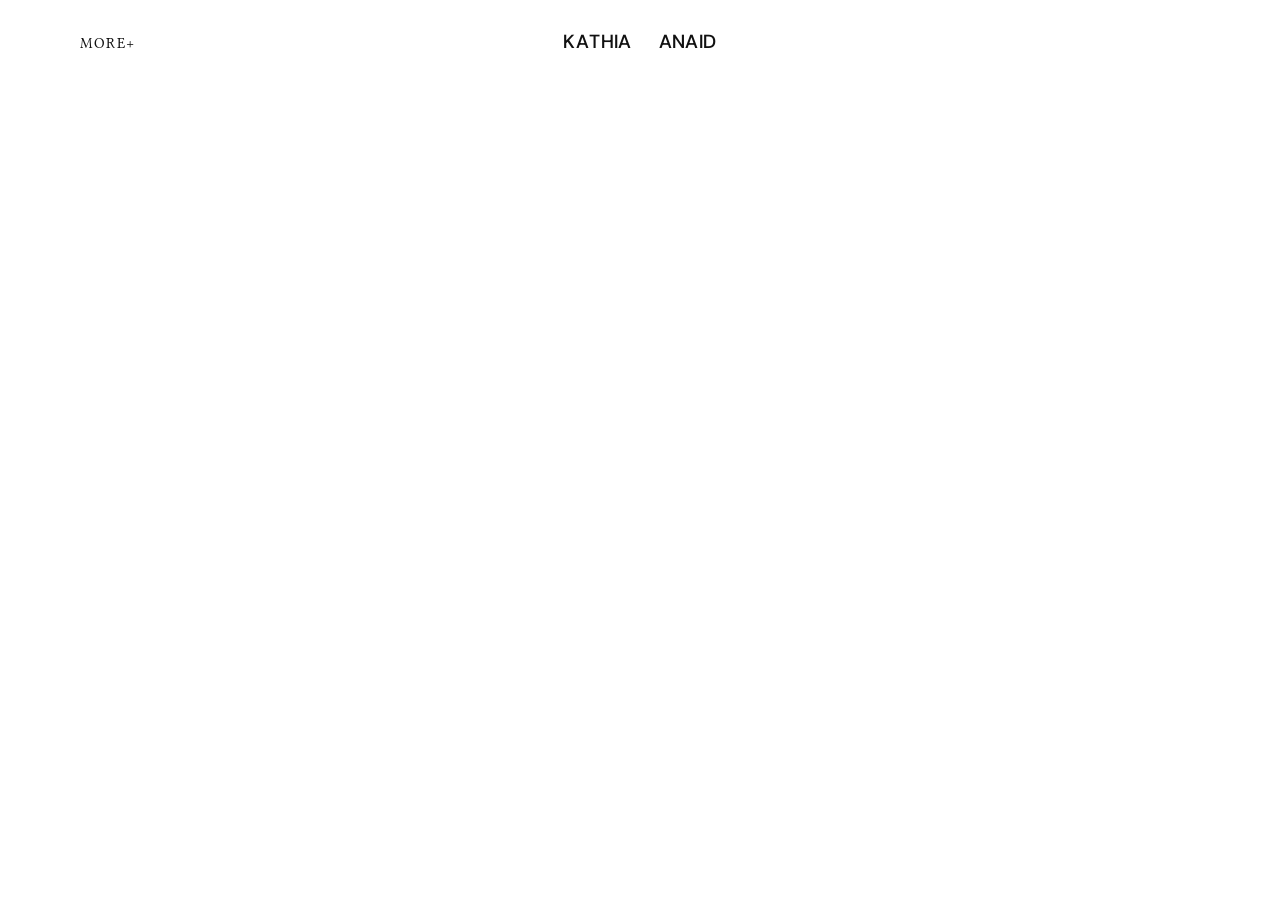
<file: index.html>
<!doctype html>
<html lang="en">
<head>
  <meta charset="utf-8" />
  <meta name="viewport" content="width=device-width, initial-scale=1" />
  <title>Kathia Anaid — Portfolio</title>
  <meta name="description" content="Kathia Anaid — Product Designer" />
  <link rel="preconnect" href="https://fonts.googleapis.com" />
  <link rel="preconnect" href="https://fonts.gstatic.com" crossorigin />
  <link href="https://fonts.googleapis.com/css2?family=Libertinus+Serif:ital@0;1&family=Host+Grotesk:wght@500&display=swap" rel="stylesheet" />
  <style>
    /* ---------- Reset ---------- */
    *, *::before, *::after { box-sizing: border-box; }
    html, body { margin: 0; padding: 0; }
    img, svg { display: block; max-width: 100%; }
    a { color: inherit; text-decoration: none; }
    button { font: inherit; background: none; border: none; cursor: pointer; padding: 0; color: inherit; }

    /* ---------- Tokens (from Figma PORT_26) ---------- */
    :root {
      --bg: #ffffff;
      --ink: #111111;
      --soft: #343333;    /* active toggle */
      --gray: #797979;    /* inactive toggle */
      --line: #111111;
      --serif: "Libertinus Serif", "Times New Roman", Georgia, serif;
      --helv: "Helvetica Neue", "Host Grotesk", Arial, sans-serif;
      --grot: "Host Grotesk", "Helvetica Neue", Arial, sans-serif;
      --pad: clamp(24px, 6.25vw, 120px);   /* 120px @1920 */
    }

    body {
      background: var(--bg);
      color: var(--ink);
      font-family: var(--serif);
      font-size: 15px;
      line-height: 1.6;
      min-height: 100vh;
      display: flex;
      flex-direction: column;
      -webkit-font-smoothing: antialiased;
      -moz-osx-font-smoothing: grayscale;
    }

    /* ---------- Header ---------- */
    .site-header {
      display: grid;
      grid-template-columns: 1fr auto 1fr;
      align-items: baseline;
      padding: clamp(24px, 2.1vw, 40px) var(--pad) 0;
    }
    .corner {
      font-family: var(--serif);
      font-size: clamp(15px, 1.15vw, 22px);
      letter-spacing: 0.08em;
      white-space: nowrap;
    }
    .corner:hover { font-style: italic; }
    .corner--right { justify-self: end; }

    .wordmark {
      display: flex;
      align-items: center;
      gap: clamp(20px, 2.1vw, 40px);
      font-size: clamp(19px, 1.46vw, 28px);
      letter-spacing: 0.02em;
      margin: 0;
      font-weight: 500;
      justify-self: center;
    }
    .wordmark .kathia { font-family: var(--helv); }
    .wordmark .anaid  { font-family: var(--grot); }

    /* Entry microinteraction — letters scroll up into place */
    .wordmark .kathia, .wordmark .anaid {
      display: inline-flex;
      overflow: hidden;
      padding-bottom: 0.08em; /* keep descender room while clipping */
    }
    .wordmark .ltr {
      display: inline-block;
      transform: translateY(115%);
      animation: letterRise .9s cubic-bezier(.22,.61,.36,1) forwards;
      animation-delay: calc(var(--i) * 110ms + 400ms);
    }
    /* The A's are already in place — the other letters rise to meet them */
    .wordmark .ltr--anchor {
      transform: none;
      animation: none;
    }
    @keyframes letterRise {
      to { transform: translateY(0); }
    }

    /* Intro: first ~3s only the wordmark is on screen */
    .view-toggle, .work-grid, .work-list, .site-footer {
      opacity: 1;
      transition: opacity .9s ease;
    }
    body.intro .view-toggle,
    body.intro .work-grid,
    body.intro .work-list,
    body.intro .site-footer { opacity: 0; pointer-events: none; }

    @media (prefers-reduced-motion: reduce) {
      .wordmark .ltr { transform: none; animation: none; }
    }

    /* ---------- View toggle ---------- */
    .view-toggle {
      display: flex;
      align-items: center;
      justify-content: center;
      gap: 26px;
      margin: clamp(56px, 8vh, 118px) auto clamp(28px, 3.4vw, 45px);
    }
    .view-toggle button {
      color: var(--gray);
      transition: color .25s ease;
      line-height: 1;
      display: inline-flex;
      align-items: center;
    }
    .view-toggle button[aria-pressed="true"] { color: var(--soft); }
    .view-toggle button:hover { color: var(--soft); }
    .view-toggle svg { width: 20px; height: 20px; stroke: currentColor; stroke-width: 2; }
    .view-toggle .t-btn {
      font-family: var(--serif);
      font-style: italic;
      font-size: 22px;
      letter-spacing: 0.08em;
    }

    /* ---------- Grid view ---------- */
    .work-grid {
      display: grid;
      grid-template-columns: repeat(4, 1fr);
      column-gap: clamp(20px, 4.74vw, 91px);
      row-gap: clamp(28px, 4.17vw, 80px);
      padding: 0 var(--pad);
    }
    .tile {
      position: relative;
      aspect-ratio: 352 / 221;
      background: #d9d9d9;
      overflow: hidden;
      outline: none;
    }
.tile img {
  position: absolute; inset: 0;
  width: 100%; height: 100%;
  object-fit: cover;
  transition: transform .8s cubic-bezier(.22,.61,.36,1), filter .35s ease, opacity .35s ease;
}
.tile:hover img, .tile:focus-visible img {
  transform: scale(1.05);
  filter: blur(8px);
  opacity: 0.65;
}
    
  .tile-overlay {
  position: absolute; inset: 0;
  display: flex;
  flex-direction: column;
  justify-content: flex-end;
  gap: 4px;
  padding: clamp(14px, 1.6vw, 22px);
  color: #fff;
  background: linear-gradient(to top, rgba(0,0,0,.62), rgba(0,0,0,.08) 62%, rgba(0,0,0,0) 100%);
  opacity: 0;
  transition: opacity .3s ease;
  text-align: left;
}
.tile--empty .tile-overlay { color: var(--soft); background: none; }
.tile:hover .tile-overlay, .tile:focus-visible .tile-overlay { opacity: 1; }
.tile:not(.tile--ready) { cursor: default; }

.tile-role {
  font-family: var(--helv);
  font-weight: 500;
  font-size: clamp(10px, 0.68vw, 12px);
  letter-spacing: 0.1em;
  text-transform: uppercase;
  opacity: .9;
}
.tile-cta, .tile-soon {
  font-family: var(--serif);
  font-size: clamp(10px, 0.72vw, 12px);
  letter-spacing: 0.1em;
  margin-top: 4px;
}
.tile-cta { border-bottom: 1px solid rgba(255,255,255,.85); width: fit-content; }
.tile:hover .tile-cta, .tile:focus-visible .tile-cta { font-style: italic; }
.tile-soon { font-style: italic; opacity: .75; }

    

    /* ---------- List view ---------- */
    .work-list { padding: 0 var(--pad); display: none; }
    .list-head, .row {
      display: grid;
      grid-template-columns: 12.3% 22.7% 20.6% 1fr;
      align-items: center;
    }
    .list-head span {
      font-family: var(--helv);
      font-weight: 500;
      font-size: clamp(12px, 0.84vw, 16px);
      letter-spacing: 0.08em;
      padding: 0 0 20px 8px;
    }
    .row {
      font-size: clamp(12px, 0.73vw, 14px);
      letter-spacing: 0.08em;
      border-bottom: 1px solid var(--line);
      padding: 23px 0 23px 8px;
      cursor: pointer;
      width: 100%;
      text-align: left;
      transition: background .2s ease;
    }
    .row:hover, .row:focus-visible { background: #f6f6f4; }
    .row:focus-visible { outline: none; }

    /* ---------- Footer ---------- */
    .site-footer {
      margin-top: auto;
      padding: clamp(64px, 9vh, 120px) var(--pad) clamp(28px, 3vw, 48px);
      display: flex;
      flex-direction: column;
      align-items: center;
      gap: 15px;
      text-align: center;
    }
    .site-footer .city {
      font-family: var(--helv);
      font-weight: 500;
      font-size: clamp(16px, 1.15vw, 22px);
      letter-spacing: 0.08em;
    }
    .site-footer .links {
      display: flex;
      gap: clamp(40px, 4.2vw, 80px);
      font-family: var(--serif);
      font-size: clamp(16px, 1.15vw, 22px);
      letter-spacing: 0.08em;
    }
    .site-footer .links a:hover { font-style: italic; }



    /* Gallery arrows */
    .modal-arrow {
      position: absolute;
      top: 50%;
      transform: translateY(-50%);
      z-index: 3;
      width: 44px; height: 44px;
      display: flex;
      align-items: center;
      justify-content: center;
      font-family: var(--serif);
      font-size: 30px;
      line-height: 1;
      color: #fff;
      background: rgba(17,17,17,.35);
      backdrop-filter: blur(4px);
      transition: background .2s ease;
    }
    .modal-arrow:hover { background: rgba(17,17,17,.6); }
    .modal-arrow--prev { left: 0; }
    .modal-arrow--next { right: 0; }
    .modal-arrow[hidden] { display: none; }
    .modal-count {
      position: absolute;
      right: 12px; bottom: 10px;
      z-index: 3;
      font-family: var(--serif);
      font-size: 12px;
      letter-spacing: 0.12em;
      color: #fff;
      text-shadow: 0 1px 4px rgba(0,0,0,.5);
    }
    .modal-count[hidden] { display: none; }
    .modal-body { padding: clamp(32px, 5vw, 72px) clamp(28px, 4.5vw, 64px); }
    .modal-meta {
      font-family: var(--helv);
      font-weight: 500;
      font-size: 11px;
      letter-spacing: 0.14em;
      text-transform: uppercase;
      color: var(--gray);
      margin: 0 0 14px;
    }
    .modal-title {
      font-family: var(--serif);
      font-weight: 400;
      font-size: clamp(18px, 1.35vw, 22px);
      letter-spacing: 0.04em;
      margin: 0 0 18px;
      line-height: 1.15;
    }
    .modal-text {
      font-family: var(--serif);
      font-size: 15px;
      line-height: 1.7;
      letter-spacing: 0.03em;
      margin: 0 0 26px;
    }
    .modal-text a { border-bottom: 1px solid currentColor; }
    .modal-link {
      font-family: var(--serif);
      font-size: 13px;
      letter-spacing: 0.12em;
      border-bottom: 1px solid var(--ink);
      padding-bottom: 2px;
    }
    .modal-link:hover { font-style: italic; }
    .modal-soon {
      font-family: var(--serif);
      font-style: italic;
      font-size: 14px;
      letter-spacing: 0.1em;
      color: var(--gray);
    }
    .modal-close {
      position: absolute;
      top: 12px; right: 16px;
      font-family: var(--serif);
      font-size: 24px;
      line-height: 1;
      color: var(--ink);
      z-index: 2;
    }
    .modal-close:hover { font-style: italic; }

    ::selection { background: #e9e9e6; }
    @media (prefers-reduced-motion: reduce) {
      * { transition: none !important; animation: none !important; }
    }

    /* ---------- Responsive ---------- */
    @media (max-width: 900px) {
      .work-grid { grid-template-columns: repeat(2, 1fr); }
      .modal-card { grid-template-columns: 1fr; }
      .modal-media { min-height: 220px; }
    }
    @media (max-width: 820px) {
      .list-head { grid-template-columns: 64px 1fr; }
      .list-head .h-role, .list-head .h-scope { display: none; }
      .row { grid-template-columns: 64px 1fr; row-gap: 6px; }
      .row .c-role { grid-column: 2; color: var(--gray); }
      .row .c-scope { display: none; }
    }
    @media (max-width: 540px) {
      .site-header { grid-template-columns: 1fr; justify-items: center; row-gap: 12px; }
      .corner--right { justify-self: center; }
      .work-grid { grid-template-columns: 1fr; }
      .site-footer .links { gap: 32px; }
    }

/* ---------- ABOUT overlay (swings in from top-left) ---------- */
.more-overlay {
  position: fixed;
  top: 0; left: 0;
  width: 170%; height: 170%;
  background: #111;
  color: #fff;
  z-index: 80;
  transform: rotate(-90deg);
  transform-origin: 0 0;
  transition: transform .9s cubic-bezier(.77, 0, .18, 1);
  overflow: hidden;
  pointer-events: none;
}
body.more-open .more-overlay { transform: rotate(0deg); pointer-events: auto; }
.more-frame {
  width: 100vw;
  min-height: 100vh;
  display: flex;
  flex-direction: column;
  overflow-y: auto;
  padding: clamp(24px, 2.1vw, 40px) var(--pad) clamp(28px, 3vw, 48px);
}
.more-close {
  font-family: var(--serif);
  font-size: clamp(15px, 1.15vw, 22px);
  letter-spacing: 0.08em;
  color: #fff;
  display: block;
}
.more-close:hover { font-style: italic; }
.more-inner {
  flex: 1;
  display: flex;
  flex-direction: column;
  justify-content: center;
  gap: clamp(28px, 4vh, 48px);
  max-width: 1100px;
  padding: clamp(48px, 8vh, 96px) 0;
}
.more-statement {
  font-family: var(--helv);
  font-weight: 500;
  font-size: clamp(24px, 3vw, 42px);
  line-height: 1.35;
  letter-spacing: 0.01em;
  margin: 0;
}
.more-contact {
  display: flex;
  flex-direction: column;
  gap: 10px;
  font-family: var(--serif);
  font-size: clamp(16px, 1.15vw, 22px);
  letter-spacing: 0.06em;
  margin-top: clamp(12px, 2vh, 24px);
}
.more-label {
  font-family: var(--helv);
  font-weight: 500;
  font-size: clamp(11px, 0.8vw, 14px);
  letter-spacing: 0.1em;
  margin: 0 0 4px;
  color: #fff;
}
.more-contact a { color: #fff; width: fit-content; }
.more-contact a:hover { font-style: italic; }
.more-footer {
  display: flex;
  gap: clamp(40px, 4.2vw, 80px);
  font-family: var(--serif);
  font-size: clamp(16px, 1.15vw, 22px);
  letter-spacing: 0.08em;
}
.more-footer a { color: #fff; }
.more-footer a:hover { font-style: italic; }
    
  </style>
</head>
<body class="intro">

  <header class="site-header">
    <a class="corner" id="more-link" href="#more">MORE+</a>
    <h1 class="wordmark">
      <span class="kathia">KATHIA</span>
      <span class="anaid">ANAID</span>
    </h1>
   
  </header>

  <main>
    <!-- Grid / T view toggle -->
    <div class="view-toggle" role="group" aria-label="View switcher">
      <button type="button" id="btn-grid" aria-pressed="true" aria-label="Grid view">
        <svg viewBox="0 0 20 20" fill="none" aria-hidden="true">
          <line x1="3"  y1="0" x2="3"  y2="20"/><line x1="10" y1="0" x2="10" y2="20"/><line x1="17" y1="0" x2="17" y2="20"/>
          <line x1="0" y1="3"  x2="20" y2="3"/><line x1="0" y1="10" x2="20" y2="10"/><line x1="0" y1="17" x2="20" y2="17"/>
        </svg>
      </button>
      <button type="button" id="btn-list" class="t-btn" aria-pressed="false" aria-label="List view">T</button>
    </div>

    <!-- GRID VIEW -->
    <section class="work-grid" id="grid-view" aria-label="Selected projects — grid"></section>

    <!-- LIST VIEW -->
    <section class="work-list" id="list-view" aria-label="Selected projects — list">
      <div class="list-head" aria-hidden="true">
        <span>YEAR</span>
        <span>PROJECT</span>
        <span class="h-role">ROLE</span>
        <span class="h-scope">SCOPE</span>
      </div>
      <!-- rows injected by JS -->
    </section>
  </main>

  <footer class="site-footer">
    <span class="city">NEW YORK</span>
    <div class="links">
      <a href="https://www.instagram.com/studionotes_?igsh=MTlxcDAxN3llYzBvMw%3D%3D" target="_blank" rel="noopener">INSTAGRAM</a>
      <a href="#" target="_blank" rel="noopener">SUBSTACK</a> <!-- TODO: add your Substack URL -->
    </div>
  </footer>

<!-- MORE+ overlay -->
<div class="more-overlay" id="more-overlay">
  <div class="more-frame">
    <a class="more-close" id="more-close" href="#">CLOSE</a>
    <div class="more-inner">
      <p class="more-statement">Multidisciplinary designer in New York — blending UX/UI, brand, and AI to create intuitive, human-centered systems and experiences. Currently open to select projects.</p>
      <div class="more-contact">
        <p class="more-label">CONTACT</p>
        <a href="mailto:kathiaawork@gmail.com">work@kathiaanaid.com</a>
      </div>
    </div>
    <div class="more-footer">
      <a href="https://www.instagram.com/studionotes_?igsh=MTlxcDAxN3llYzBvMw%3D%3D" target="_blank" rel="noopener">INSTAGRAM</a>
      <a href="#" target="_blank" rel="noopener">SUBSTACK</a>
    </div>
  </div>
</div>

  

  <script>
    // ---------- Project data (order matches Figma list view) ----------
    // Gray "add image" placeholder — swap any PH below for a real path
    // (e.g. "images/tagto1.png") when you have the file.
    const PH = "data:image/svg+xml;charset=utf-8," + encodeURIComponent(
      '<svg xmlns="http://www.w3.org/2000/svg" width="1056" height="663"><rect width="100%" height="100%" fill="#d9d9d9"/><text x="50%" y="50%" fill="#9a9a9a" font-family="Georgia, serif" font-style="italic" font-size="28" letter-spacing="4" text-anchor="middle" dominant-baseline="middle">ADD IMAGE</text></svg>'
    );

    // Each project lists 3 images (Korres has 1) — arrows appear in the
    // popup when there is more than one.
    const projects = [
      { year: "2026", title: "WIP",        role: "Creative Direction - Product", scope: "Work in progress",
        images: ["images/wip.png", "PN/1-Header.png", "PN/2.Moodboard.png"], link: "replace.html", comingSoon: true },
      { year: "2026", title: "Korres",              role: "Designer/Drafter",             scope: "Designed and drafted a pop-up retail activation for the Korres × Myka collaboration.",
        images: ["images/korres.png"], link: "korres.html", comingSoon: true },
      { year: "2026", title: "Marketing",             role: "Designer/Strategy",             scope: "Produced marketing content adapted across a range of formats and channels.",
        images: ["images/marketing.gif"], link: "marketing.html" }, // single image — no arrows
      { year: "2026", title: "AI Series", role: "Multi-format Designer",        scope: "Explored conceptual design through self-directed, AI-driven experimentation.",
        images: ["images/aiframe.png"], link: "ai.html" },
      { year: "2026", title: "Tagto",          role: "Product Designer",                     scope: "Created a label-scanning tool that surfaces bite-sized product info for smarter purchases..",
        images: ["images/tagto.png"], link: "tagto.html", comingSoon: true },
      { year: "2025", title: "POGO",               role: "Creative Direction",           scope: "Set creative direction and built brand and marketing assets for a men's underwear label.",
        images: ["images/pogo.png"], link: "pogo.html" },
      { year: "2025", title: "Food Panda",         role: "UX/UI Designer",               scope: "Designed the in-app communication experience for a food-delivery platform.",
        images: ["images/Foodpanda.png"], link: "foodpanda.html" },
      { year: "2023", title: "Toku",               role: "Lead Product Designer",        scope: "Led end-to-end product design for a SaaS communication platform.",
        images: ["images/toku.png"], link: "toku.html" }
    ];

    const pages = {
      about: {
        meta: "ABOUT",
        title: "Kathia Anaid",
        text: "Multidisciplinary designer in New York, blending UX/UI, brand, and AI to create intuitive, human-centered systems and experiences. Currently open to select projects.",
        img: null, link: null
      },
      contact: {
        meta: "CONTACT",
        title: "Say hello",
        text: 'For new projects, collaborations, and the occasional hello — <a href="mailto:work@kathiaanaid.com">work@kathiaanaid.com</a>',
        img: null, link: null, html: true
      }
    };

    // ---------- Wordmark entry animation ----------
    // The A's sit in place from the start; the remaining letters scroll up
    // one by one to meet them. Grid, toggle and footer stay hidden for ~3s.
    const reduceMotion = window.matchMedia("(prefers-reduced-motion: reduce)").matches;
    let letterIndex = 0;
    document.querySelectorAll(".wordmark .kathia, .wordmark .anaid").forEach(word => {
      const letters = word.textContent.split("");
      word.textContent = "";
      letters.forEach(ch => {
        const s = document.createElement("span");
        s.className = ch === "A" ? "ltr ltr--anchor" : "ltr";
        if (ch !== "A") s.style.setProperty("--i", letterIndex++);
        s.textContent = ch;
        word.appendChild(s);
      });
    });

    if (reduceMotion) {
      document.body.classList.remove("intro");
    } else {
      setTimeout(() => document.body.classList.remove("intro"), 3000);
    }

    // ---------- Build grid + list ----------
    const grid = document.getElementById("grid-view");
    const list = document.getElementById("list-view");

    projects.forEach((p, i) => {
      const cover = p.images[0] || null;
      const tile = document.createElement("button");
      tile.type = "button";
      tile.className = "tile" + (cover ? "" : " tile--empty");
      tile.setAttribute("aria-label", p.title);
      const ready = !!(p.link && !p.comingSoon);
  tile.innerHTML =
  (cover ? `<img src="${cover}" alt="${p.title}" loading="lazy" />` : "") +
  `<span class="tile-overlay">
     <span class="tile-role">${p.role}</span>
     ${ready
       ? `<span class="tile-cta">FULL CASE STUDY &#8599;</span>`
       : `<span class="tile-soon">Coming soon</span>`}
   </span>`;
      
if (ready) tile.addEventListener("click", () => { window.location.href = p.link; });
      grid.appendChild(tile);

      const row = document.createElement("button");
      row.type = "button";
      row.className = "row";
      row.innerHTML =
        `<span class="c-year">${p.year}</span>` +
        `<span class="c-title">${p.title}</span>` +
        `<span class="c-role">${p.role}</span>` +
        `<span class="c-scope">${p.scope}</span>`;

      if (ready) row.addEventListener("click", () => { window.location.href = p.link; });
      
      list.appendChild(row);
    });

    // ---------- Grid / T toggle ----------
    const btnGrid = document.getElementById("btn-grid");
    const btnList = document.getElementById("btn-list");
    function setView(view) {
      const isGrid = view === "grid";
      grid.style.display = isGrid ? "grid" : "none";
      list.style.display = isGrid ? "none" : "block";
      btnGrid.setAttribute("aria-pressed", String(isGrid));
      btnList.setAttribute("aria-pressed", String(!isGrid));
    }
    btnGrid.addEventListener("click", () => setView("grid"));
    btnList.addEventListener("click", () => setView("list"));
     btnGrid.addEventListener("click", () => setView("grid"));
    btnList.addEventListener("click", () => setView("list"));
    setView("grid");

    // ---------- MORE+ overlay ----------
    const moreLink  = document.getElementById("more-link");
    const moreClose = document.getElementById("more-close");
    function closeMore() { document.body.classList.remove("more-open"); document.body.style.overflow = ""; }
    if (moreLink) moreLink.addEventListener("click", (e) => {
      e.preventDefault();
      document.body.classList.add("more-open");
      document.body.style.overflow = "hidden";
    });
    if (moreClose) moreClose.addEventListener("click", (e) => { e.preventDefault(); closeMore(); });
    document.addEventListener("keydown", (e) => { if (e.key === "Escape") closeMore(); });
  </script>
</body>
</html>
</file>
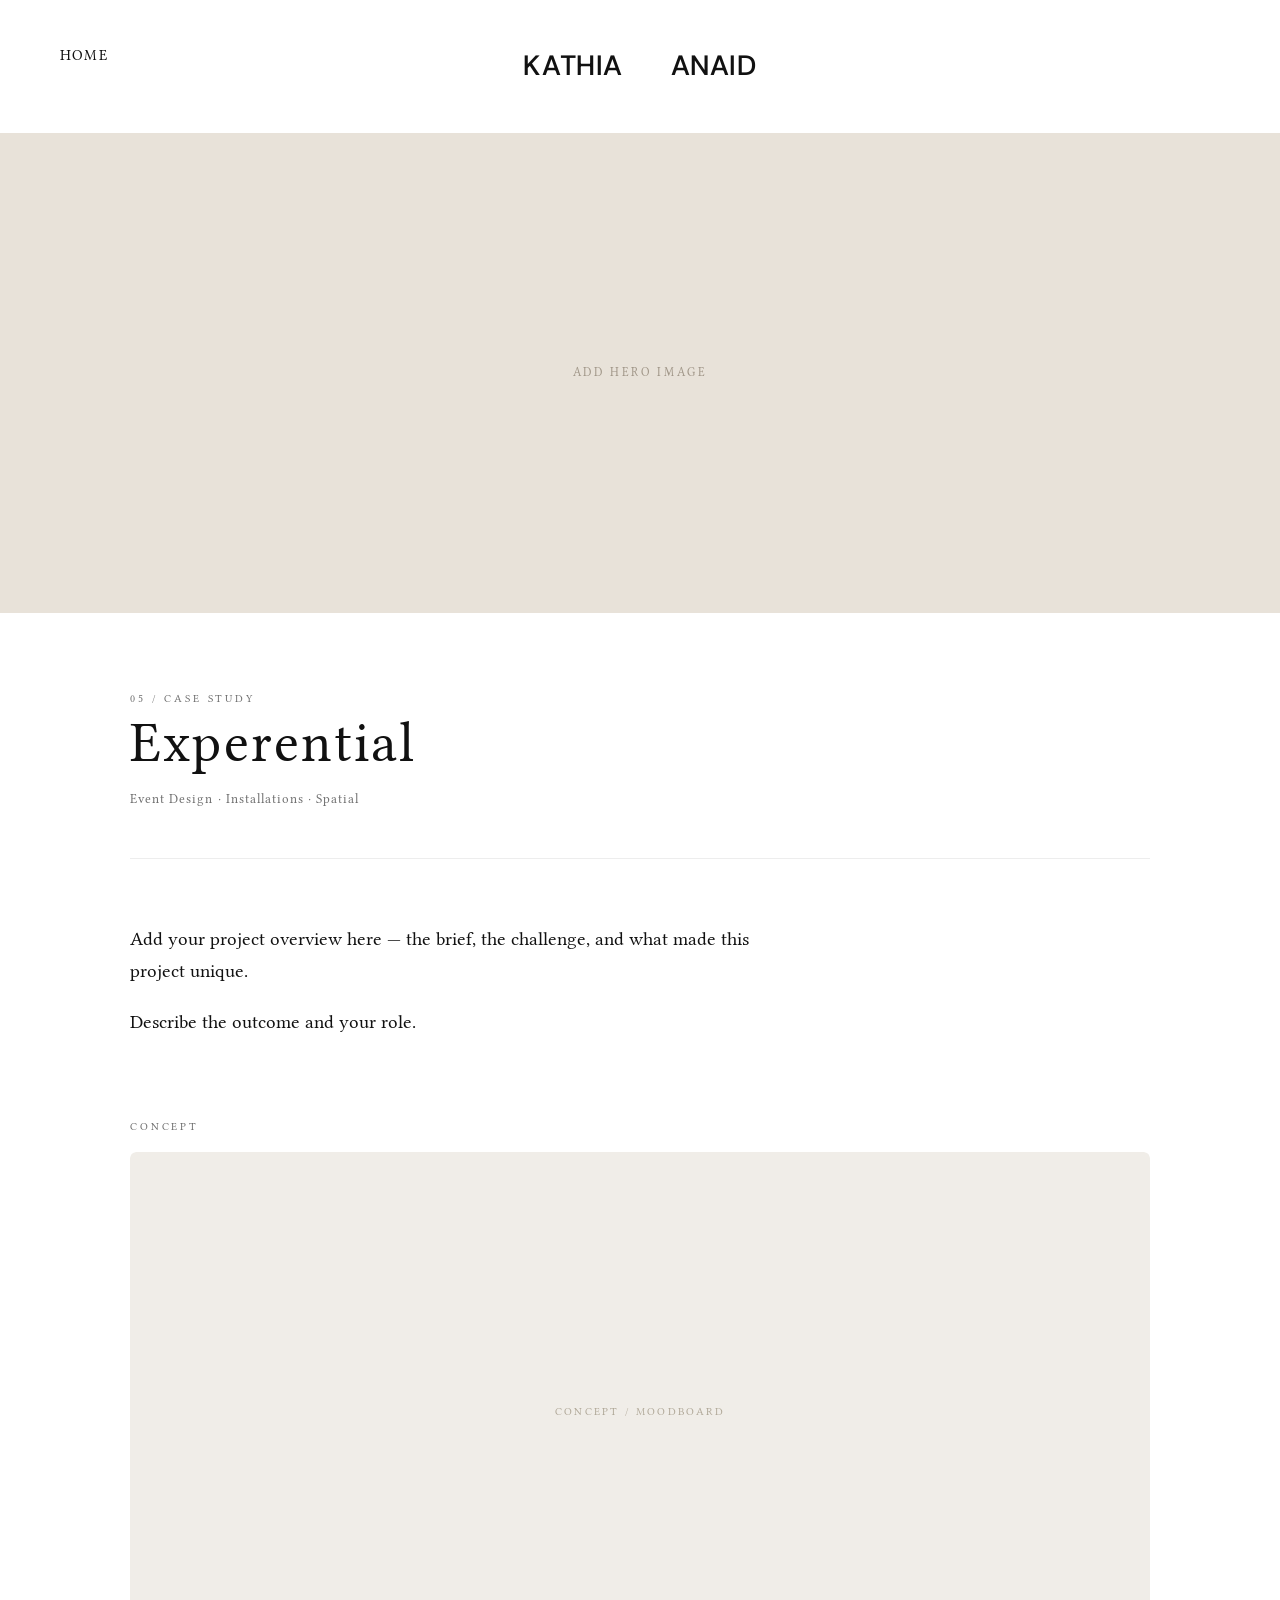
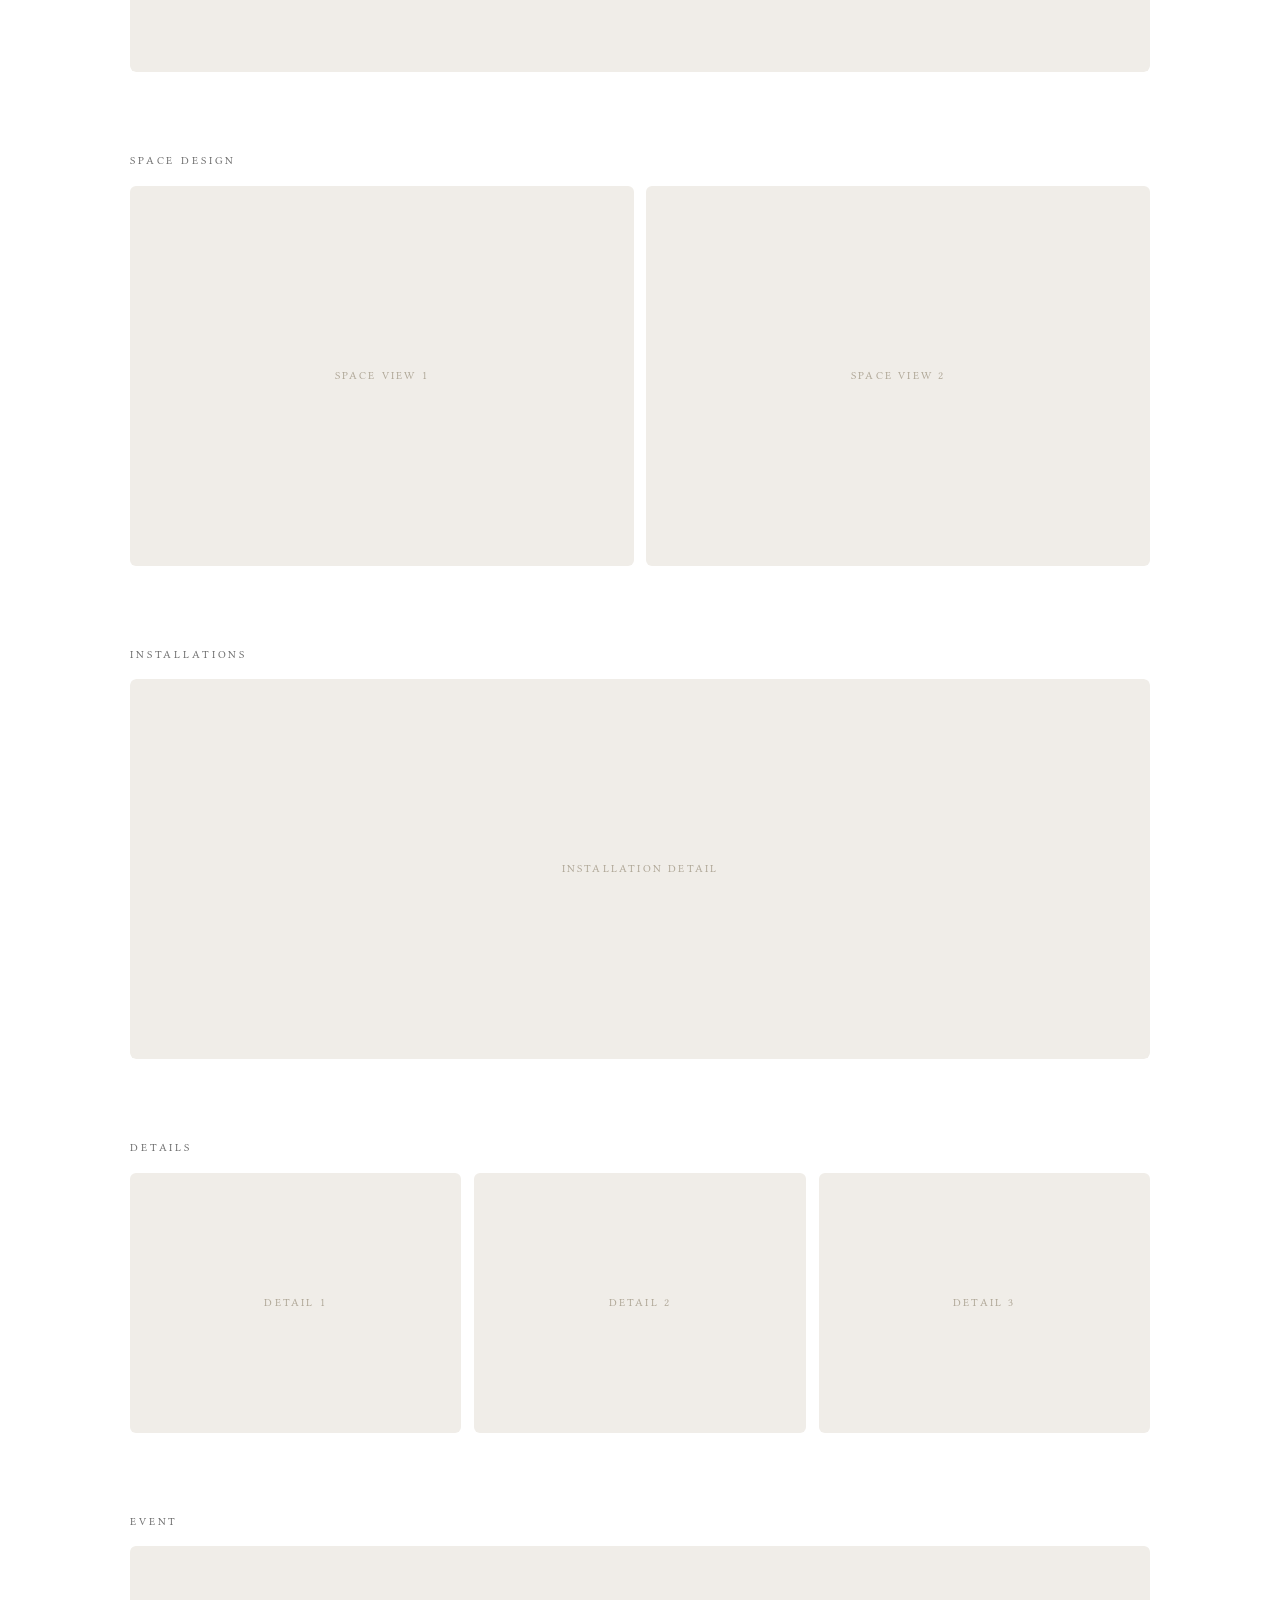
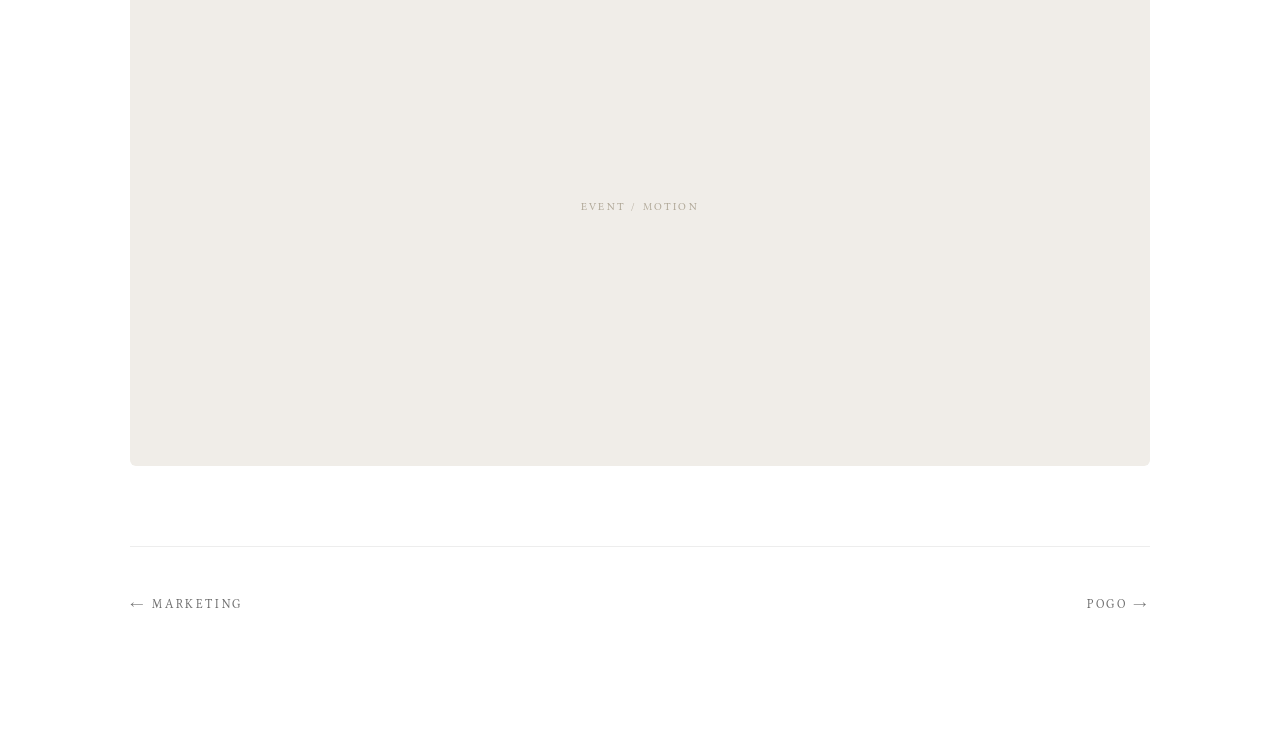
<file: experential.html>
<!doctype html>
<html lang="en">
<head>
  <meta charset="utf-8" />
  <meta name="viewport" content="width=device-width, initial-scale=1" />
  <title>Experential — Kathia Anaid</title>
  <meta name="description" content="Experential — Event & Space Design by Kathia Anaid" />
  <link rel="preconnect" href="https://fonts.googleapis.com" />
  <link rel="preconnect" href="https://fonts.gstatic.com" crossorigin />
  <link href="https://fonts.googleapis.com/css2?family=Libertinus+Serif:ital@0;1&family=Host+Grotesk:wght@500&display=swap" rel="stylesheet" />
  <style>
    *, *::before, *::after { box-sizing: border-box; }
    html, body { margin: 0; padding: 0; }
    img, svg { display: block; max-width: 100%; height: auto; }
    a { color: inherit; text-decoration: none; }
    button { font: inherit; background: none; border: none; cursor: pointer; padding: 0; color: inherit; }

    :root {
      --bg: #ffffff;
      --ink: #111111;
      --muted: #6f6f6f;
      --rule: #ededed;
      --mint: #cfe9d2;
      --mint-strong: #b9dfbe;
      --sans: "Libertinus Serif", "Times New Roman", Georgia, serif;
      --pad: clamp(20px, 4vw, 40px);
      --maxw: 1100px;
    }

    body {
      background: var(--bg);
      color: var(--ink);
      font-family: var(--sans);
      font-weight: 400;
      font-size: 15px;
      line-height: 1.6;
      -webkit-font-smoothing: antialiased;
    }

    .site-header {
      padding: clamp(28px, 4vw, 44px) var(--pad);
      display: flex;
      justify-content: center;
    }
    .wordmark {
      font-weight: 400;
      font-size: clamp(20px, 2.4vw, 28px);
      letter-spacing: 0.32em;
      text-transform: uppercase;
      display: flex;
      gap: clamp(24px, 4vw, 48px);
      margin: 0;
    }

    .hero {
      width: 100%;
      max-height: 600px;
      overflow: hidden;
      background: #e8e2d9;
    }
    .hero img {
      width: 100%;
      height: 100%;
      object-fit: cover;
      display: block;
    }
    .hero-placeholder {
      width: 100%;
      height: 480px;
      background: #e8e2d9;
      display: flex;
      align-items: center;
      justify-content: center;
      color: #a09688;
      font-size: 12px;
      letter-spacing: 0.22em;
      text-transform: uppercase;
    }

    .content {
      max-width: var(--maxw);
      margin: 0 auto;
      padding: clamp(40px, 6vw, 80px) var(--pad) clamp(120px, 14vh, 180px);
    }

    .meta {
      display: flex;
      flex-direction: column;
      gap: 6px;
      margin-bottom: clamp(40px, 6vw, 64px);
      padding-bottom: clamp(32px, 4vw, 48px);
      border-bottom: 1px solid var(--rule);
    }
    .meta-label {
      font-size: 11px;
      letter-spacing: 0.26em;
      text-transform: uppercase;
      color: var(--muted);
      margin: 0;
    }
    .meta h1 {
      font-size: clamp(32px, 5vw, 56px);
      font-weight: 400;
      letter-spacing: 0.04em;
      margin: 0;
      line-height: 1.1;
    }
    .meta-tags {
      font-size: 13px;
      letter-spacing: 0.08em;
      color: var(--muted);
      margin: 8px 0 0;
    }

    .intro {
      max-width: 660px;
      font-size: clamp(16px, 1.5vw, 19px);
      line-height: 1.7;
      margin-bottom: clamp(48px, 7vw, 80px);
    }
    .intro p { margin: 0 0 1em; }
    .intro p:last-child { margin: 0; }

    .section {
      margin-bottom: clamp(48px, 7vw, 80px);
    }
    .section-label {
      font-size: 11px;
      letter-spacing: 0.26em;
      text-transform: uppercase;
      color: var(--muted);
      margin: 0 0 16px;
    }

    .img-full {
      width: 100%;
      border-radius: 6px;
      overflow: hidden;
    }
    .img-full img { width: 100%; height: auto; display: block; }

    .img-pair {
      display: grid;
      grid-template-columns: 1fr 1fr;
      gap: clamp(8px, 1vw, 16px);
    }
    .img-pair img { width: 100%; height: auto; border-radius: 6px; display: block; }

    .img-trio {
      display: grid;
      grid-template-columns: repeat(3, 1fr);
      gap: clamp(8px, 1vw, 16px);
    }
    .img-trio img { width: 100%; height: auto; border-radius: 6px; display: block; }

    .img-media {
      width: 100%;
      border-radius: 6px;
      overflow: hidden;
      background: #f5f4f1;
    }
    .img-media img { width: 100%; height: auto; display: block; }

    .img-placeholder {
      width: 100%;
      background: #f0ede8;
      border-radius: 6px;
      display: flex;
      align-items: center;
      justify-content: center;
      color: #b0a898;
      font-size: 11px;
      letter-spacing: 0.2em;
      text-transform: uppercase;
    }
    .img-placeholder.tall { height: 520px; }
    .img-placeholder.medium { height: 380px; }
    .img-placeholder.short { height: 260px; }

    .project-nav {
      display: flex;
      justify-content: space-between;
      align-items: center;
      padding-top: clamp(32px, 4vw, 48px);
      border-top: 1px solid var(--rule);
      margin-top: clamp(48px, 7vw, 80px);
    }
    .project-nav a {
      font-size: 12px;
      letter-spacing: 0.22em;
      text-transform: uppercase;
      color: var(--muted);
      transition: color .2s ease;
    }
    .project-nav a:hover { color: var(--ink); }

    .floating-nav {
      position: fixed;
      bottom: clamp(20px, 3vh, 32px);
      left: 50%;
      transform: translateX(-50%);
      z-index: 30;
      display: flex;
      align-items: center;
      gap: clamp(10px, 1.4vw, 18px);
      flex-wrap: wrap;
      justify-content: center;
    }
    .pill {
      border: 1px solid #d8d8d8;
      background: rgba(255,255,255,.92);
      backdrop-filter: blur(8px);
      border-radius: 999px;
      padding: 14px clamp(20px, 2.4vw, 32px);
      font-size: 12px;
      letter-spacing: 0.22em;
      text-transform: uppercase;
      color: var(--ink);
      transition: opacity .3s ease, transform .3s ease, background .2s ease, border-color .2s ease;
      white-space: nowrap;
    }
    .pill:hover { background: #fafafa; border-color: #c4c4c4; transform: translateY(-1px); }

    .toggle {
      width: 52px; height: 52px;
      border-radius: 999px;
      background: var(--mint);
      display: inline-flex;
      align-items: center;
      justify-content: center;
      transition: background .25s ease, transform .25s ease, box-shadow .25s ease, width .25s ease, height .25s ease;
      flex-shrink: 0;
      box-shadow: 0 6px 20px rgba(143, 199, 154, .35);
    }
    .toggle:hover { background: var(--mint-strong); transform: rotate(90deg); }
    .toggle svg { width: 18px; height: 18px; stroke: #1d1d1d; stroke-width: 1.5; fill: none; }

    body[data-nav="expanded"] .toggle { width: 44px; height: 44px; box-shadow: 0 4px 12px rgba(143,199,154,.3); }
    body[data-nav="expanded"] .toggle svg { width: 16px; height: 16px; }

    body[data-nav="collapsed"] .pill {
      opacity: 0;
      transform: translateY(8px);
      pointer-events: none;
      width: 0; padding: 0; border: 0; margin: 0;
      overflow: hidden; white-space: nowrap;
    }
    body[data-nav="collapsed"] .toggle .x { display: none; }
    body[data-nav="expanded"]  .toggle .plus { display: none; }

    ::selection { background: var(--mint); color: var(--ink); }

    @media (prefers-reduced-motion: reduce) {
      * { transition: none !important; animation: none !important; }
    }
    @media (max-width: 640px) {
      .img-pair, .img-trio { grid-template-columns: 1fr; }
      .wordmark { letter-spacing: 0.24em; gap: 18px; }
    }
  </style>
  <link rel="stylesheet" href="redesign.css" />
</head>
<body data-nav="collapsed">

  <a class="home-link" href="index.html">HOME</a>

  <header class="site-header">
    <a href="index.html" aria-label="Home">
      <h1 class="wordmark">
        <span>Kathia</span>
        <span>Anaid</span>
      </h1>
    </a>
  </header>

  <!-- Hero — replace placeholder with: <img src="images/experential/hero.png" alt="Experential hero visual" /> -->
  <div class="hero">
    <div class="hero-placeholder">Add hero image</div>
  </div>

  <div class="content">

    <div class="meta">
      <p class="meta-label">05 / Case Study</p>
      <h1>Experential</h1>
      <p class="meta-tags">Event Design · Installations · Spatial</p>
    </div>

    <div class="intro">
      <p>Add your project overview here — the brief, the challenge, and what made this project unique.</p>
      <p>Describe the outcome and your role.</p>
    </div>

    <!-- Section 1 — Concept -->
    <div class="section">
      <p class="section-label">Concept</p>
      <div class="img-full">
        <!-- <img src="images/experential/concept.png" alt="Experential concept" loading="lazy" /> -->
        <div class="img-placeholder tall">Concept / moodboard</div>
      </div>
    </div>

    <!-- Section 2 — Space Design -->
    <div class="section">
      <p class="section-label">Space Design</p>
      <div class="img-pair">
        <!-- <img src="images/experential/space-1.png" alt="Space design" loading="lazy" />
             <img src="images/experential/space-2.png" alt="Space design" loading="lazy" /> -->
        <div class="img-placeholder medium">Space view 1</div>
        <div class="img-placeholder medium">Space view 2</div>
      </div>
    </div>

    <!-- Section 3 — Installations -->
    <div class="section">
      <p class="section-label">Installations</p>
      <div class="img-full">
        <!-- <img src="images/experential/installation.png" alt="Installation detail" loading="lazy" /> -->
        <div class="img-placeholder medium">Installation detail</div>
      </div>
    </div>

    <!-- Section 4 — Details -->
    <div class="section">
      <p class="section-label">Details</p>
      <div class="img-trio">
        <!-- <img src="images/experential/detail-1.png" alt="Detail" loading="lazy" />
             <img src="images/experential/detail-2.png" alt="Detail" loading="lazy" />
             <img src="images/experential/detail-3.png" alt="Detail" loading="lazy" /> -->
        <div class="img-placeholder short">Detail 1</div>
        <div class="img-placeholder short">Detail 2</div>
        <div class="img-placeholder short">Detail 3</div>
      </div>
    </div>

    <!-- Section 5 — Event / Motion -->
    <div class="section">
      <p class="section-label">Event</p>
      <div class="img-media">
        <!-- <img src="images/experential/event.gif" alt="Experential event" loading="lazy" /> -->
        <div class="img-placeholder tall">Event / motion</div>
      </div>
    </div>

    <div class="project-nav">
      <a href="marketing.html">← Marketing</a>
      <a href="pogo.html">POGO →</a>
    </div>

  </div>

  <nav class="floating-nav" aria-label="Sections">
    <a class="pill" href="index.html">Home</a>
    <a class="pill" href="index.html">Projects</a>
    <button class="toggle" type="button" aria-label="Open menu" aria-expanded="false">
      <svg class="x" viewBox="0 0 24 24" aria-hidden="true"><line x1="6" y1="6" x2="18" y2="18"/><line x1="18" y1="6" x2="6" y2="18"/></svg>
      <svg class="plus" viewBox="0 0 24 24" aria-hidden="true"><line x1="12" y1="5" x2="12" y2="19"/><line x1="5" y1="12" x2="19" y2="12"/></svg>
    </button>
    <a class="pill" href="mailto:kathiaawork@gmail.com">Contact</a>
    <a class="pill" href="https://www.instagram.com/studionotes_?igsh=MTlxcDAxN3llYzBvMw%3D%3D" target="_blank" rel="noopener">Instagram</a>
  </nav>

  <script>
    const body = document.body;
    const toggle = document.querySelector('.toggle');
    toggle.addEventListener('click', () => {
      const expanded = body.dataset.nav === 'expanded';
      body.dataset.nav = expanded ? 'collapsed' : 'expanded';
      toggle.setAttribute('aria-expanded', String(!expanded));
      toggle.setAttribute('aria-label', expanded ? 'Open menu' : 'Close menu');
    });
  </script>
</body>
</html>
</file>
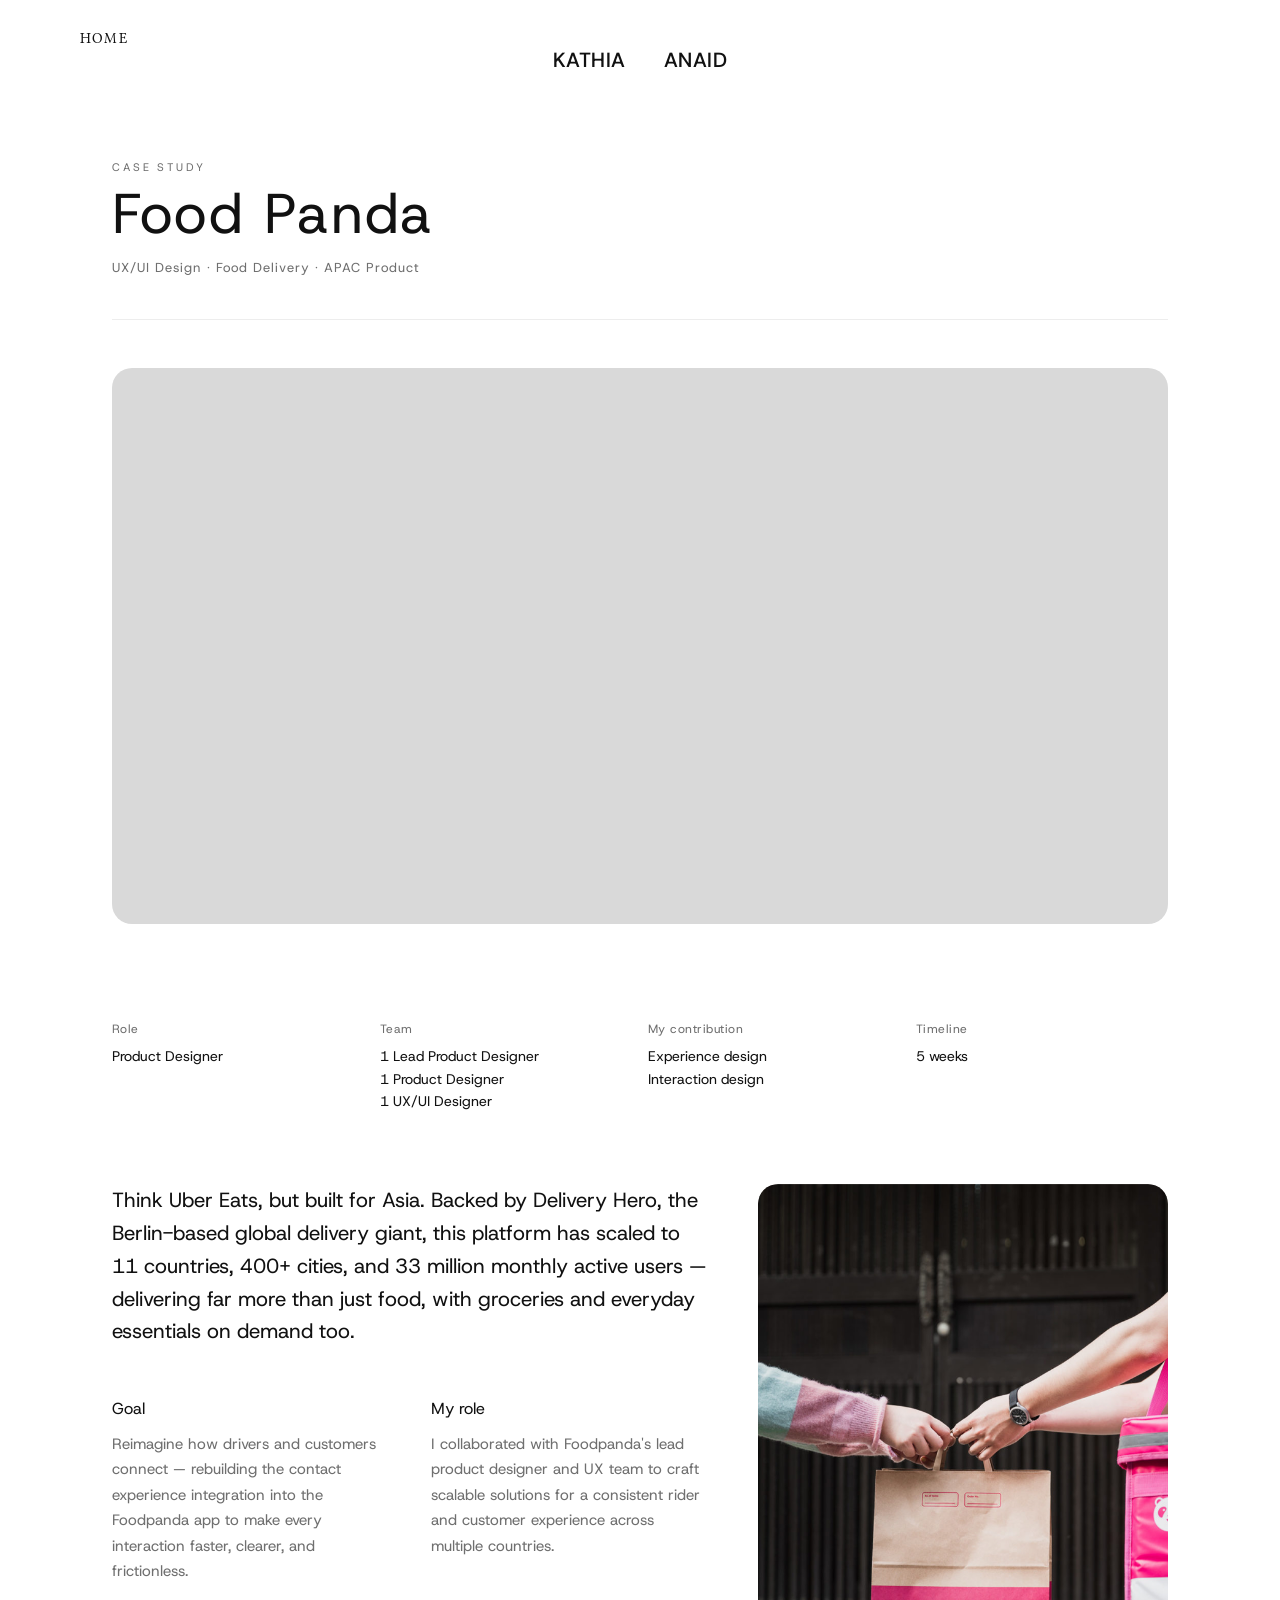
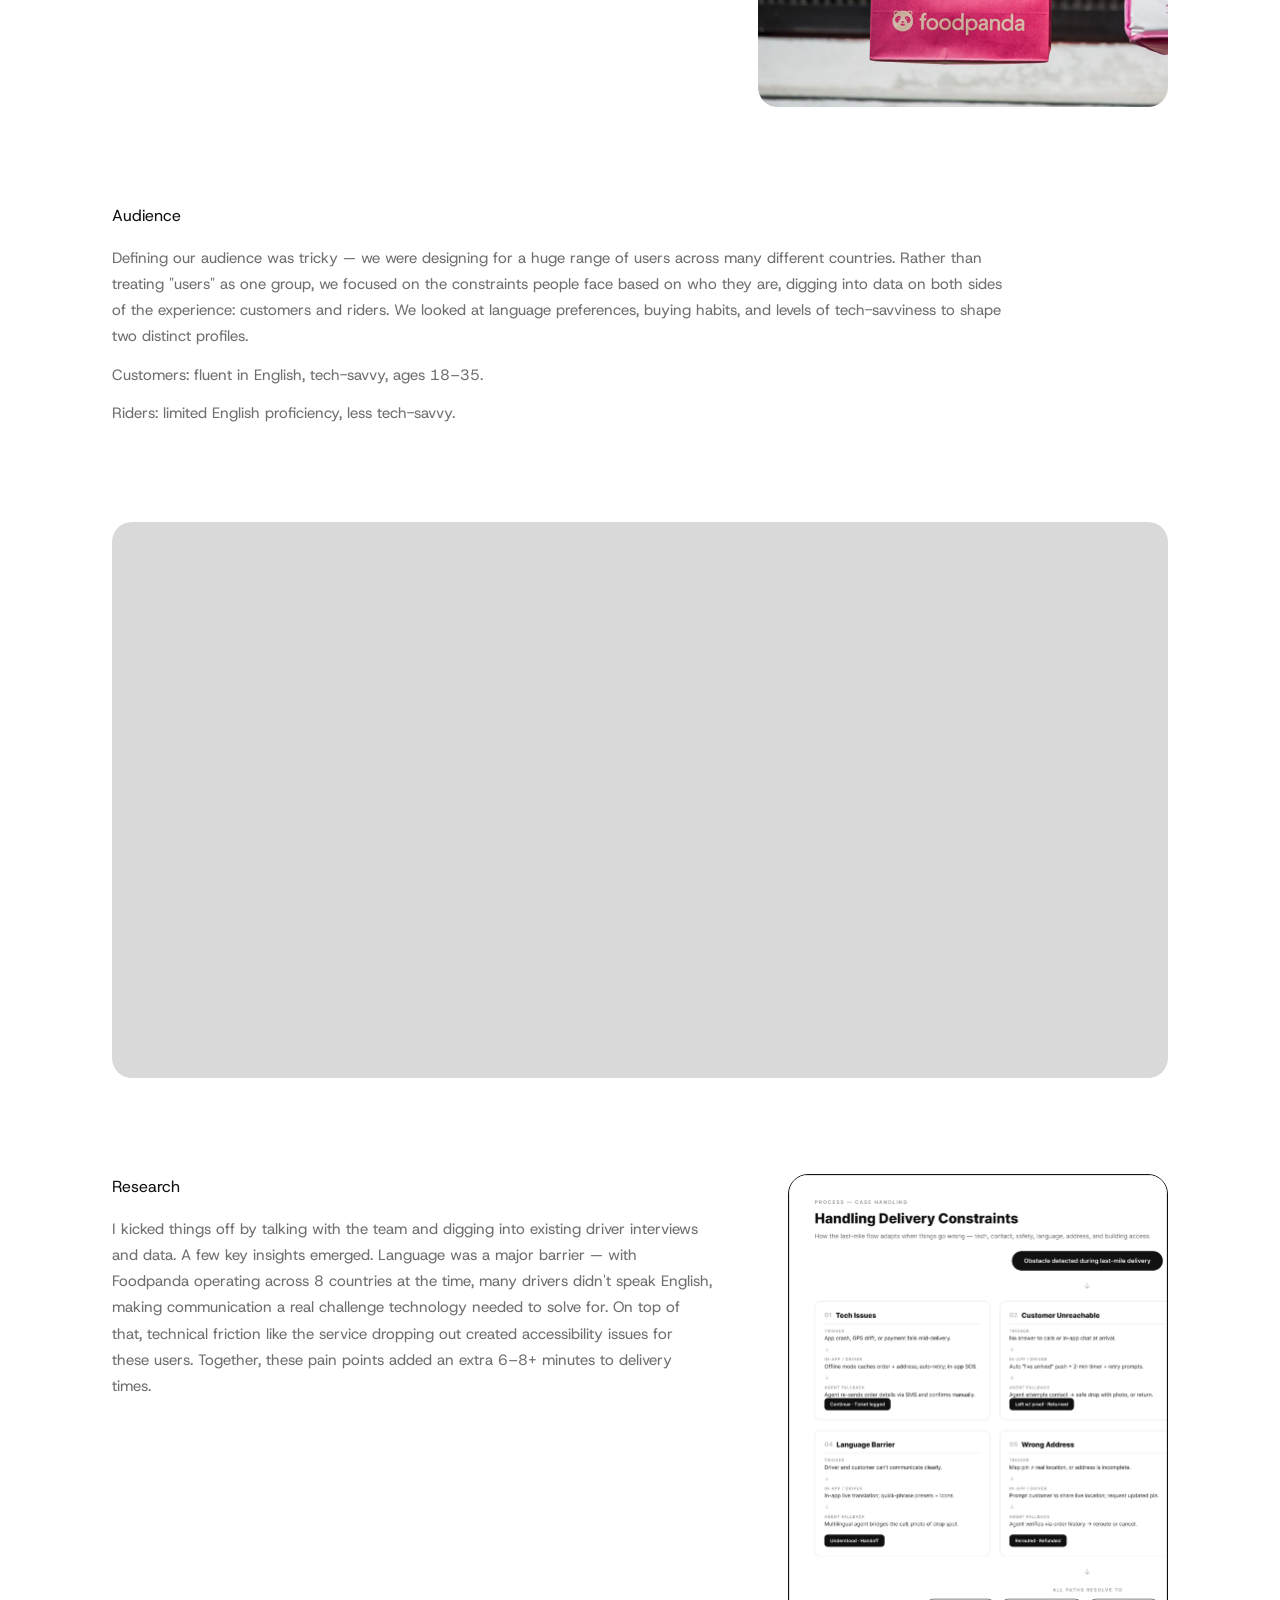
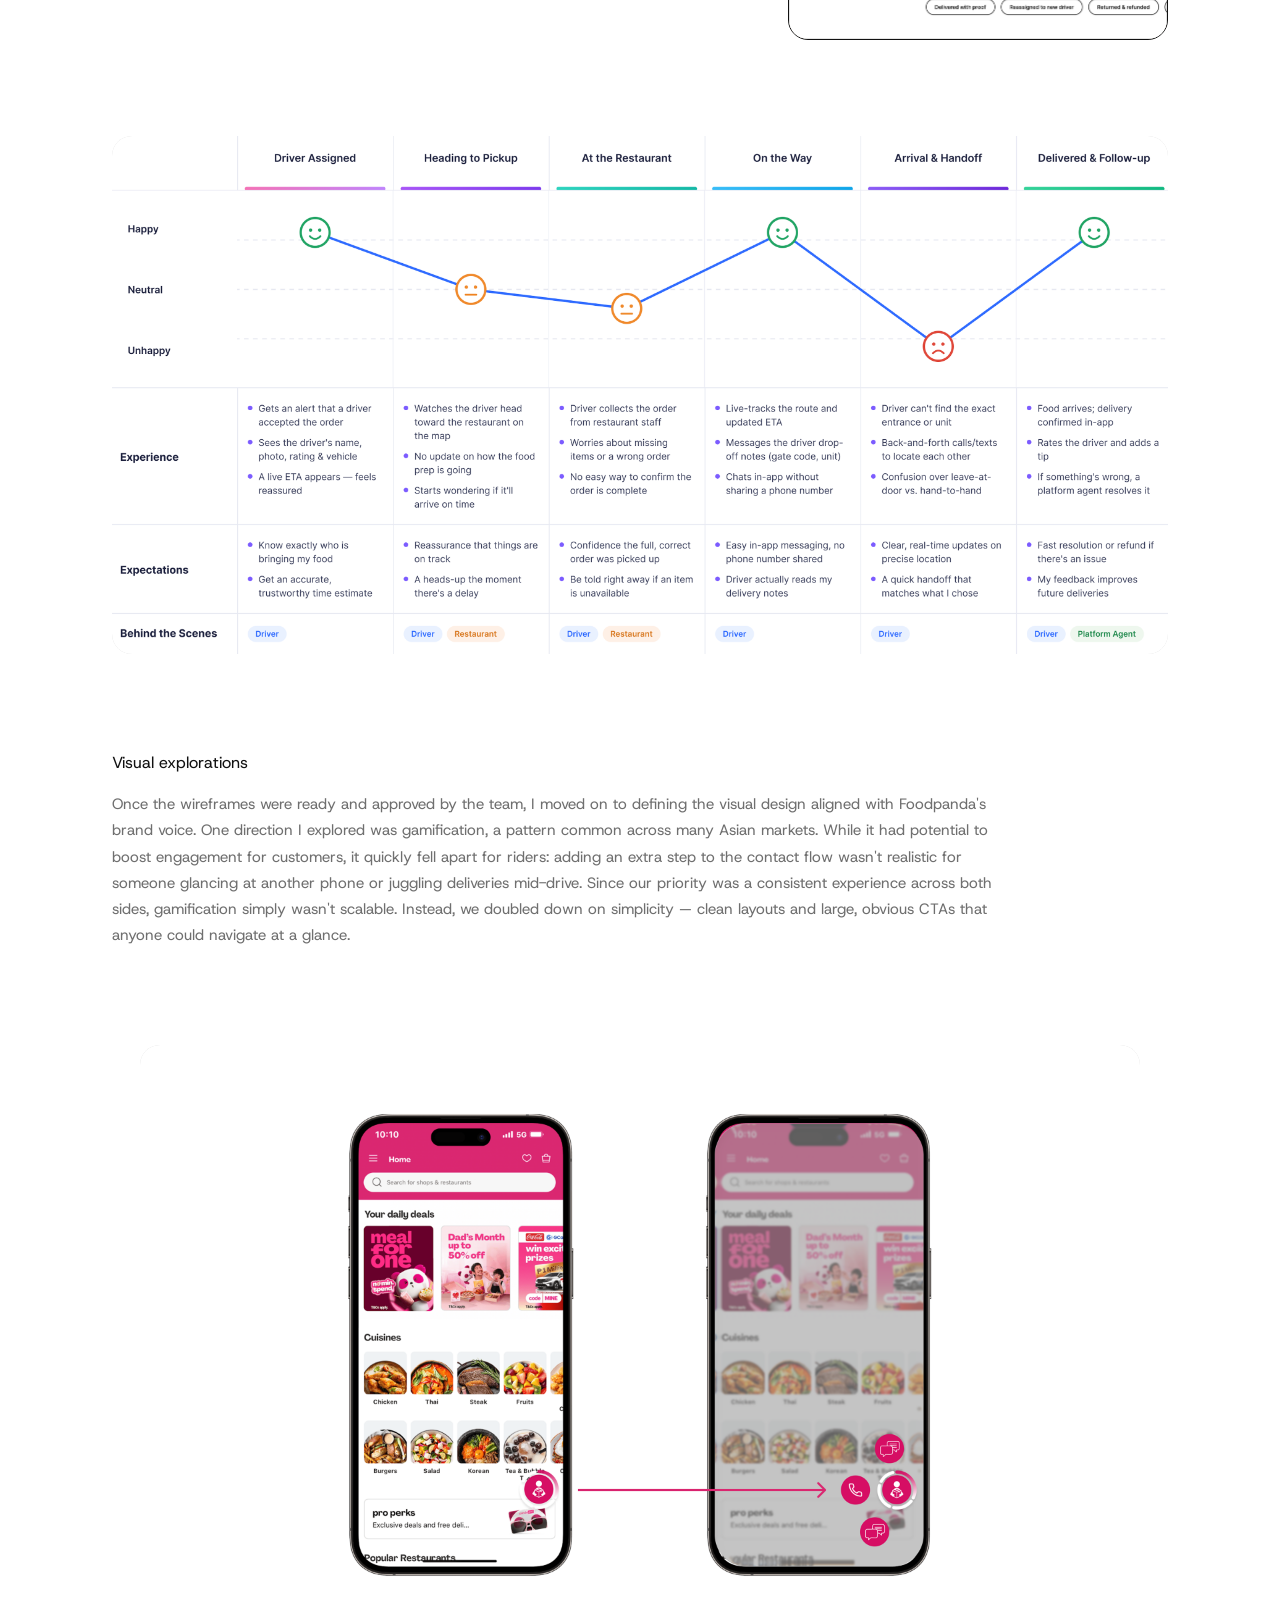
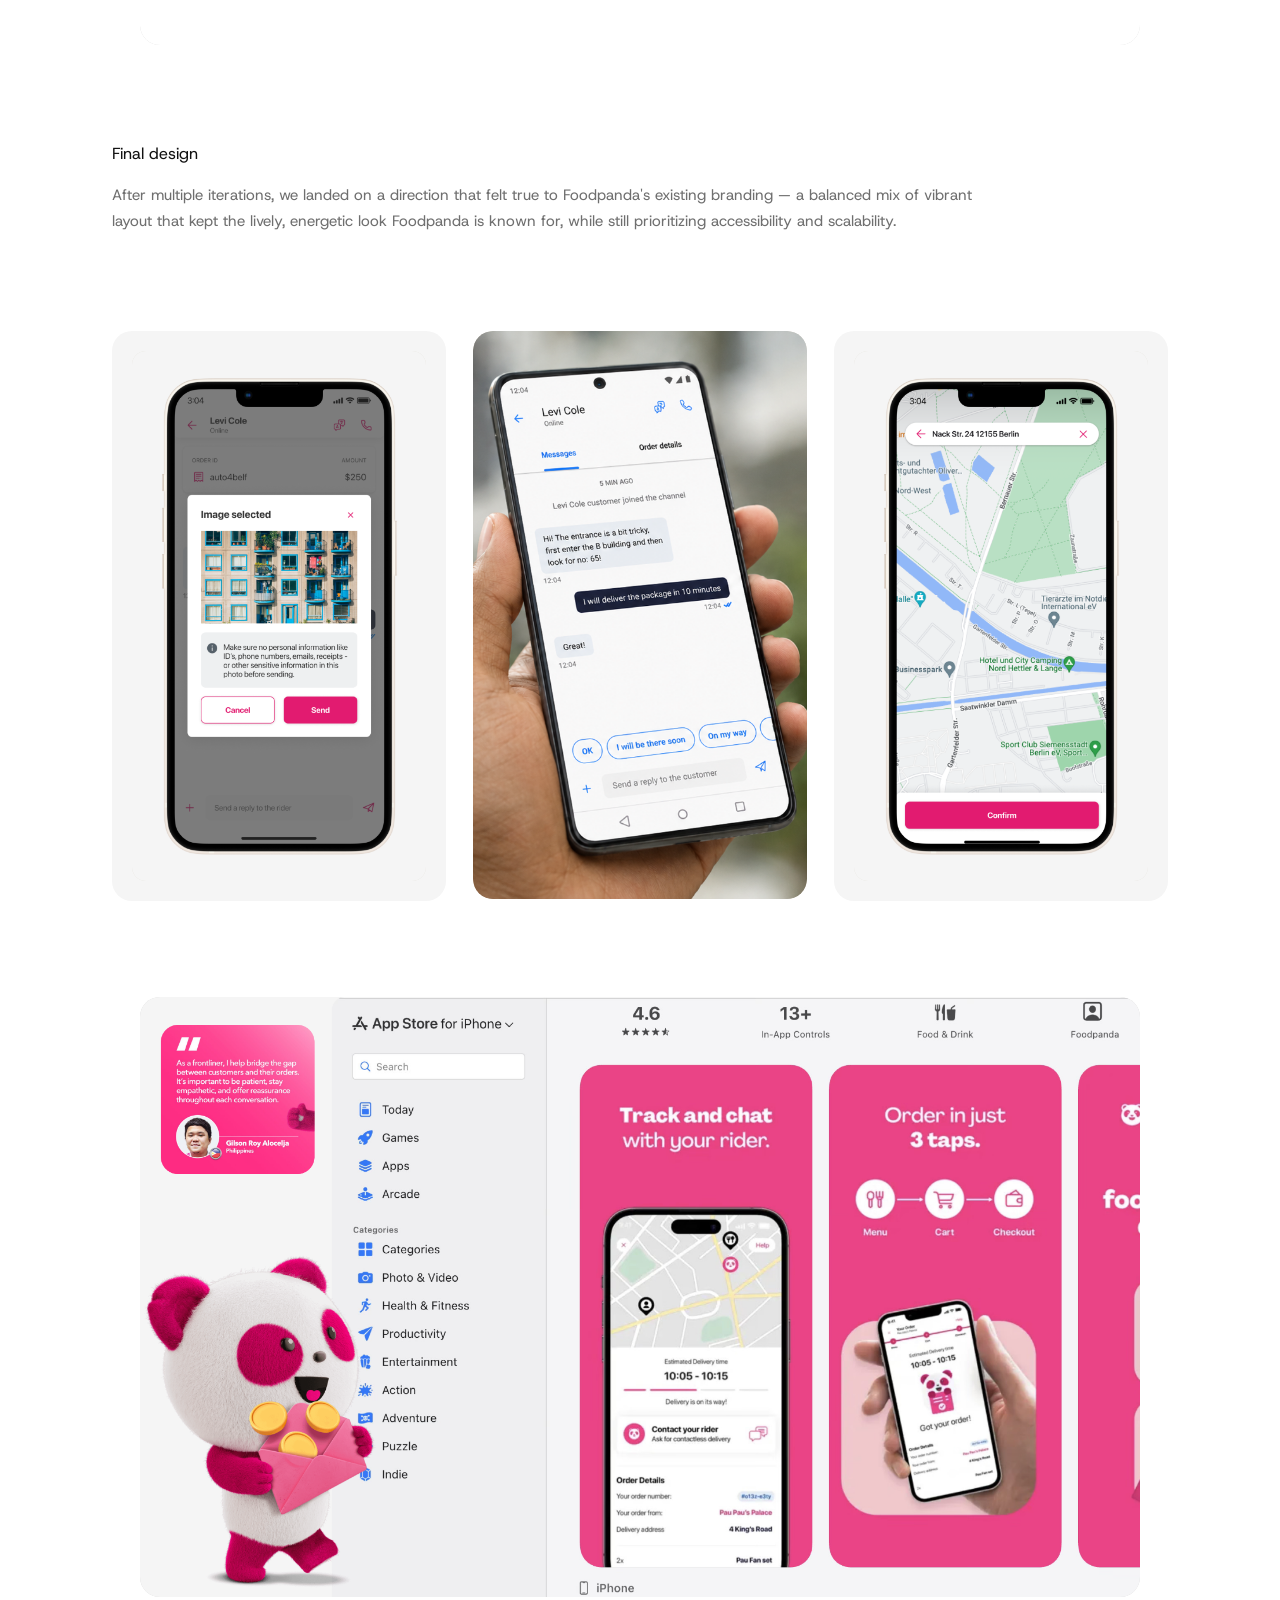
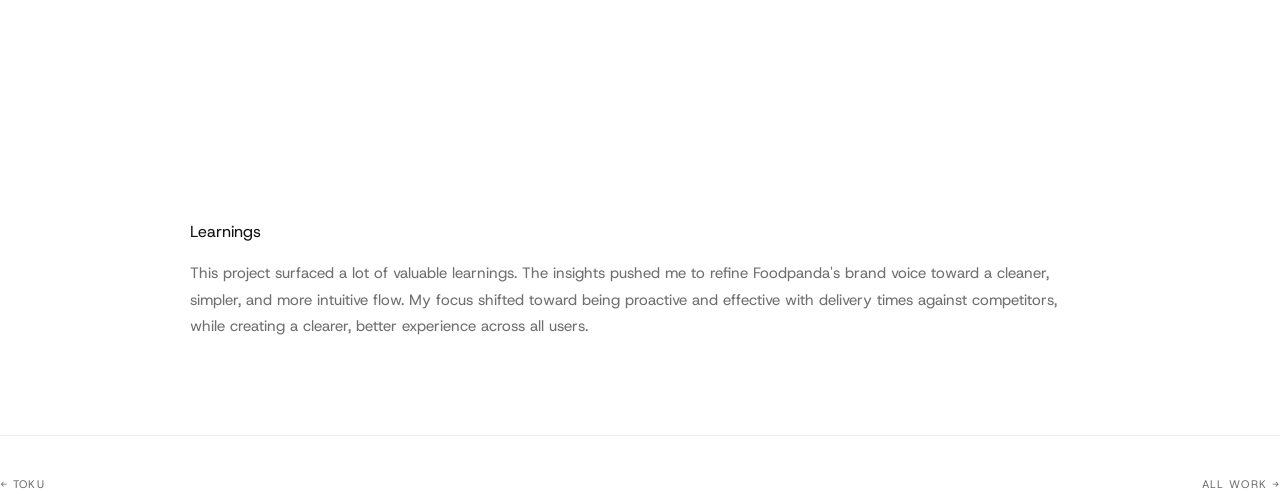
<file: foodpanda.html>
<!doctype html>
<html lang="en">
<head>
  <meta charset="utf-8" />
  <meta name="viewport" content="width=device-width, initial-scale=1" />
  <title>Food Panda — Kathia Anaid</title>
  <meta name="description" content="Food Panda — UX/UI Design by Kathia Anaid" />
  <link rel="preconnect" href="https://fonts.googleapis.com" />
  <link rel="preconnect" href="https://fonts.gstatic.com" crossorigin />
  <link href="https://fonts.googleapis.com/css2?family=Libertinus+Serif:ital@0;1&family=Host+Grotesk:wght@500&display=swap" rel="stylesheet" />
  <style>
    *, *::before, *::after { box-sizing: border-box; }
    html, body { margin: 0; padding: 0; }
    img, svg { display: block; max-width: 100%; height: auto; }
    a { color: inherit; text-decoration: none; }
    button { font: inherit; background: none; border: none; cursor: pointer; padding: 0; color: inherit; }
    :root {
      --bg: #ffffff;
      --ink: #111111;
      --muted: #6f6f6f;
      --rule: #ededed;
      --sans: "Helvetica Neue", "Host Grotesk", Arial, sans-serif;
      --helv: "Helvetica Neue", "Host Grotesk", Arial, sans-serif;
      --pad: clamp(20px, 4vw, 46px);
      --maxw: 1148px;
    }
    body {
      background: var(--bg);
      color: var(--ink);
      font-family: var(--sans);
      font-weight: 400;
      font-size: 15px;
      line-height: 1.6;
      -webkit-font-smoothing: antialiased;
    }
    /* ── Header ── */
    .home-link {
      position: fixed;
      top: clamp(24px, 2.1vw, 40px);
      left: clamp(24px, 6.25vw, 120px);
      z-index: 100;
      font-size: clamp(15px, 1.15vw, 22px);
      letter-spacing: 0.08em;
      font-family: "Libertinus Serif", "Times New Roman", Georgia, serif;
    }
    .home-link:hover { font-style: italic; }

    .site-header {
      padding: clamp(28px, 4vw, 44px) var(--pad);
      display: flex;
      justify-content: center;
    }
    .wordmark {
      display: flex;
      align-items: center;
      gap: clamp(20px, 3vw, 40px);
      font-size: clamp(19px, 1.6vw, 26px);
      letter-spacing: 0.02em;
      font-weight: 500;
      margin: 0;
    }
    .wordmark .kathia { font-family: var(--helv); }
    .wordmark .anaid  { font-family: "Host Grotesk", var(--helv); }
    /* ── Content ── */
    .content {
      max-width: var(--maxw);
      margin: 0 auto;
      padding: clamp(24px, 3vw, 40px) var(--pad) clamp(120px, 14vh, 180px);
    }
    .meta-head {
      display: flex;
      flex-direction: column;
      gap: 6px;
      margin-bottom: clamp(32px, 5vw, 48px);
      padding-bottom: clamp(28px, 4vw, 40px);
      border-bottom: 1px solid var(--rule);
    }
    .meta-label { font-size: 11px; letter-spacing: 0.26em; text-transform: uppercase; color: var(--muted); margin: 0; }
    .meta-head h1 { font-size: clamp(32px, 5vw, 56px); font-weight: 400; letter-spacing: 0.04em; margin: 0; line-height: 1.1; }
    .meta-tags { font-size: 13px; letter-spacing: 0.08em; color: var(--muted); margin: 8px 0 0; }
    /* Role / Team / Contribution / Timeline row */
    .facts-row {
      display: grid;
      grid-template-columns: repeat(4, 1fr);
      gap: 16px;
      margin-bottom: clamp(48px, 7vw, 72px);
    }
    .facts-row .f-label { font-size: 12px; letter-spacing: 0.04em; color: var(--muted); margin: 0 0 6px; }
    .facts-row .f-value { font-size: 14px; margin: 0; }
    .facts-row .f-value span { display: block; }
    /* Intro + Goal/My role paired with a portrait image, and Research
       paired with a portrait image — same layout, reused. */
    .pair {
      display: flex;
      justify-content: space-between;
      gap: clamp(24px, 4vw, 48px);
      align-items: flex-start;
      margin-bottom: clamp(56px, 8vw, 96px);
    }
    .pair .pair-text { flex: 1; min-width: 280px; }
    .pair .pair-img {
      flex-shrink: 0;
      background: #f0ede8;
      border-radius: 20px;
      display: flex; align-items: center; justify-content: center;
      color: #b0a898; font-size: 11px; letter-spacing: 0.2em; text-transform: uppercase;
      overflow: hidden;
    }
    .pair .pair-img.tall  { width: clamp(220px, 32vw, 445px); aspect-ratio: 445 / 568; }
    .pair .pair-img.taller { width: clamp(220px, 30vw, 380px); aspect-ratio: 505 / 619; border: 0.3px solid var(--ink); }
    .intro { font-size: clamp(17px, 1.6vw, 22px); line-height: 1.6; margin: 0 0 clamp(32px, 5vw, 48px); }
    .two-up {
      display: grid;
      grid-template-columns: 1fr 1fr;
      gap: clamp(24px, 4vw, 40px);
    }
    .two-up h3 { font-size: 16px; font-weight: 400; margin: 0 0 10px; }
    .two-up p { font-size: 15px; color: var(--muted); line-height: 1.7; margin: 0; }
    /* Section blocks */
    .section { margin-bottom: clamp(56px, 8vw, 96px); }
    .section h2 { font-size: 16px; font-weight: 400; margin: 0 0 16px; }
    .section p { font-size: 15px; color: var(--muted); line-height: 1.75; margin: 0 0 12px; max-width: 900px; }
    .section p:last-child { margin-bottom: 0; }
    /* Generic media placeholders */
    .media {
      width: 100%;
      background: #d9d9d9;
      border-radius: 20px;
      display: flex; align-items: center; justify-content: center;
      color: #8f8f8f; font-size: clamp(18px, 2.6vw, 32px);
      overflow: hidden;
      margin-bottom: clamp(56px, 8vw, 96px);
    }
    .media.video { aspect-ratio: 1140 / 600; }
    .media.wide  { aspect-ratio: 1140 / 559; }
    .media.centered { max-width: 1000px; margin-left: auto; margin-right: auto; aspect-ratio: 1000 / 600; }
    .media img, .media video { width: 100%; height: 100%; object-fit: cover; }
    /* Final screens: three across, phone mockups flanking a lifestyle photo */
    .screens-row {
      display: grid;
      grid-template-columns: repeat(3, 1fr);
      gap: clamp(16px, 2.5vw, 27px);
      margin-bottom: clamp(56px, 8vw, 96px);
    }
    .screens-row .plaque {
      aspect-ratio: 351 / 599;
      background: #f5f5f5;
      border-radius: 20px;
      display: flex; align-items: center; justify-content: center;
      padding: 6%;
    }
    .screens-row .plaque .phone {
      width: 100%; height: 100%;
      background: #e5e2da;
      border-radius: 14px;
      display: flex; align-items: center; justify-content: center;
      color: #b0a898; font-size: 11px; letter-spacing: 0.16em; text-transform: uppercase;
      overflow: hidden;
    }
    .screens-row .lifestyle {
      aspect-ratio: 352 / 599;
      background: #e8e2d9;
      border-radius: 20px;
      display: flex; align-items: center; justify-content: center;
      color: #a09688; font-size: 11px; letter-spacing: 0.2em; text-transform: uppercase;
      overflow: hidden;
    }
    .img-collage {
      display: flex;
      background: #f5f5f5;
      border-radius: 20px;
      overflow: hidden;
      align-items: center;
      gap: clamp(16px, 3vw, 32px);
      padding: clamp(16px, 3vw, 32px);
      margin-bottom: clamp(56px, 8vw, 96px);
    }
    .img-collage .thumb { width: 160px; aspect-ratio: 177/172; background: #e5e2da; border-radius: 20px; flex-shrink: 0; overflow: hidden; }
    .img-collage .big { flex: 1; aspect-ratio: 931/703; background: #ece8df; border-radius: 15px; box-shadow: 4px 0 4px rgba(0,0,0,.08); overflow: hidden; }
    /* Nested images fill their frames */
    .pair-img img, .phone img, .lifestyle img, .thumb img, .big img {
      width: 100%; height: 100%; object-fit: cover; display: block;
    }
    .learnings { text-align: left; max-width: 900px; margin: 0 auto clamp(56px, 8vw, 96px); }
    /* ── Project nav ── */
    .project-nav {
      display: flex;
      justify-content: space-between;
      align-items: center;
      padding-top: clamp(28px, 4vw, 40px);
      border-top: 1px solid var(--rule);
    }
    .project-nav a { font-size: 11px; letter-spacing: 0.12em; text-transform: uppercase; color: var(--muted); transition: color .2s ease; }
    .project-nav a:hover { color: var(--ink); }
    @media (max-width: 820px) {
      .two-up { grid-template-columns: 1fr; }
      .facts-row { grid-template-columns: repeat(2, 1fr); row-gap: 24px; }
      .pair { flex-direction: column; }
      .pair .pair-img.tall, .pair .pair-img.taller { width: 100%; }
      .screens-row { grid-template-columns: 1fr; }
    }
  </style>
</head>
<body>
  <a class="home-link" href="index.html">HOME</a>
  <header class="site-header">
    <a href="index.html" aria-label="Home">
      <h1 class="wordmark"><span class="kathia">KATHIA</span><span class="anaid">ANAID</span></h1>
    </a>
  </header>
  <div class="content">
    <div class="meta-head">
      <p class="meta-label">Case Study</p>
      <h1>Food Panda</h1>
      <p class="meta-tags">UX/UI Design · Food Delivery · APAC Product</p>
    </div>

  <div class="media video">
 <video src="images/foodpanda.mov" autoplay muted loop playsinline></video>
</div>
    
    <div class="facts-row">
      <div>
        <p class="f-label">Role</p>
        <p class="f-value">Product Designer</p>
      </div>
      <div>
        <p class="f-label">Team</p>
        <p class="f-value">
          <span>1 Lead Product Designer</span>
          <span>1 Product Designer</span>
          <span>1 UX/UI Designer</span>
        </p>
      </div>
      <div>
        <p class="f-label">My contribution</p>
        <p class="f-value">
          <span>Experience design</span>
          <span>Interaction design</span>
        </p>
      </div>
      <div>
        <p class="f-label">Timeline</p>
        <p class="f-value">5 weeks</p>
      </div>
    </div>

    <div class="pair">
      <div class="pair-text">
        <p class="intro">Think Uber Eats, but built for Asia. Backed by Delivery Hero, the Berlin-based global delivery giant, this platform has scaled to 11 countries, 400+ cities, and 33 million monthly active users — delivering far more than just food, with groceries and everyday essentials on demand too.</p>
        <div class="two-up">
          <div>
            <h3>Goal</h3>
            <p>Reimagine how drivers and customers connect — rebuilding the contact experience integration into the Foodpanda app to make every interaction faster, clearer, and frictionless.</p>
          </div>
          <div>
            <h3>My role</h3>
            <p>I collaborated with Foodpanda's lead product designer and UX team to craft scalable solutions for a consistent rider and customer experience across multiple countries.</p>
          </div>
        </div>
      </div>
      <div class="pair-img tall">
        <img src="images/P1.png" alt="Foodpanda" />
      </div>
    </div>

    <section class="section">
      <h2>Audience</h2>
      <p>Defining our audience was tricky — we were designing for a huge range of users across many different countries. Rather than treating "users" as one group, we focused on the constraints people face based on who they are, digging into data on both sides of the experience: customers and riders. We looked at language preferences, buying habits, and levels of tech-savviness to shape two distinct profiles.</p>
      <p>Customers: fluent in English, tech-savvy, ages 18–35.</p>
      <p>Riders: limited English proficiency, less tech-savvy.</p>
    </section>

    <div class="media video">
 <video src="images/fpaudience.mov" autoplay muted loop playsinline></video>
</div>

    <div class="pair">
      <div class="pair-text">
        <h2 style="font-size:16px; font-weight:400; margin:0 0 16px;">Research</h2>
        <p style="font-size:15px; color:var(--muted); line-height:1.75; margin:0; max-width:600px;">I kicked things off by talking with the team and digging into existing driver interviews and data. A few key insights emerged. Language was a major barrier — with Foodpanda operating across 8 countries at the time, many drivers didn't speak English, making communication a real challenge technology needed to solve for. On top of that, technical friction like the service dropping out created accessibility issues for these users. Together, these pain points added an extra 6–8+ minutes to delivery times.</p>
      </div>
      <div class="pair-img taller">
        <img src="images/P2.png" alt="Research" />
      </div>
    </div>

    <div class="media wide">
      <img src="images/P3.png" alt="Foodpanda" />
    </div>

    <section class="section">
      <h2>Visual explorations</h2>
      <p>Once the wireframes were ready and approved by the team, I moved on to defining the visual design aligned with Foodpanda's brand voice. One direction I explored was gamification, a pattern common across many Asian markets. While it had potential to boost engagement for customers, it quickly fell apart for riders: adding an extra step to the contact flow wasn't realistic for someone glancing at another phone or juggling deliveries mid-drive. Since our priority was a consistent experience across both sides, gamification simply wasn't scalable. Instead, we doubled down on simplicity — clean layouts and large, obvious CTAs that anyone could navigate at a glance.</p>
    </section>

    <div class="media centered">
      <img src="images/p4.png" alt="Foodpanda" />
    </div>

    <section class="section">
      <h2>Final design</h2>
      <p>After multiple iterations, we landed on a direction that felt true to Foodpanda's existing branding — a balanced mix of vibrant layout that kept the lively, energetic look Foodpanda is known for, while still prioritizing accessibility and scalability.</p>
    </section>

    <div class="screens-row">
      <div class="plaque"><div class="phone"><img src="images/P5.png" alt="Screen" /></div></div>
      <div class="lifestyle"><img src="images/P6.png" alt="Foodpanda" /></div>
      <div class="plaque"><div class="phone"><img src="images/P7.png" alt="Screen" /></div></div>
    </div>

    <div class="media centered">
      <img src="images/P8.png" alt="Foodpanda" /></div>
    </div>

    <section class="section learnings">
      <h2>Learnings</h2>
      <p>This project surfaced a lot of valuable learnings. The insights pushed me to refine Foodpanda's brand voice toward a cleaner, simpler, and more intuitive flow. My focus shifted toward being proactive and effective with delivery times against competitors, while creating a clearer, better experience across all users.</p>
    </section>

    <div class="project-nav">
      <a href="toku.html">← Toku</a>
      <a href="index.html">All work →</a>
    </div>
  </div>
</body>
</html>
</file>
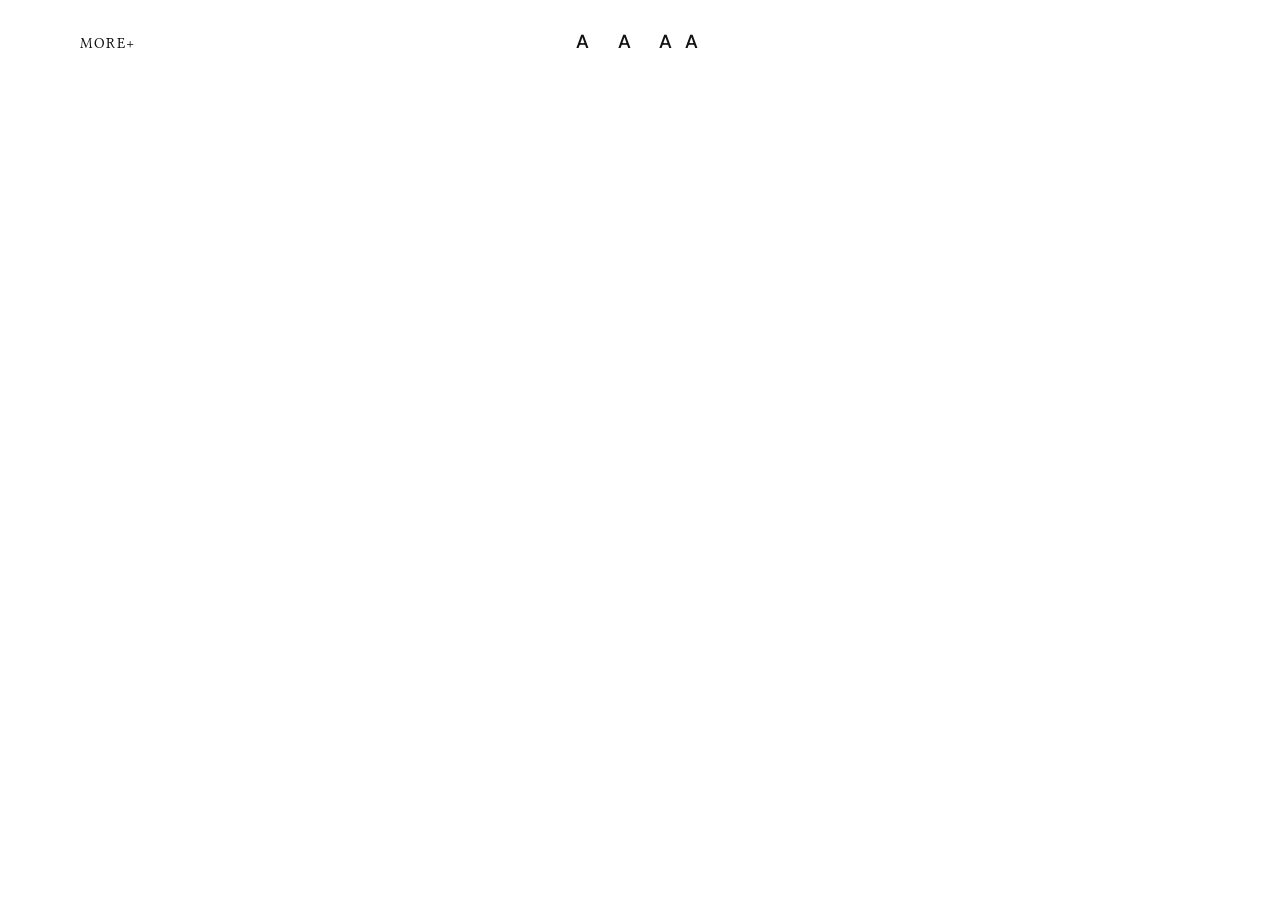
<file: projects.html>
<!doctype html>
<html lang="en">
<head>
  <meta charset="utf-8" />
  <!-- The projects grid now lives on the homepage (grid / T toggle). -->
  <meta http-equiv="refresh" content="0; url=index.html" />
  <title>Kathia Anaid — Projects</title>
  <link rel="canonical" href="index.html" />
</head>
<body>
  <p>Redirecting to <a href="index.html">the homepage</a>…</p>
</body>
</html>
</file>
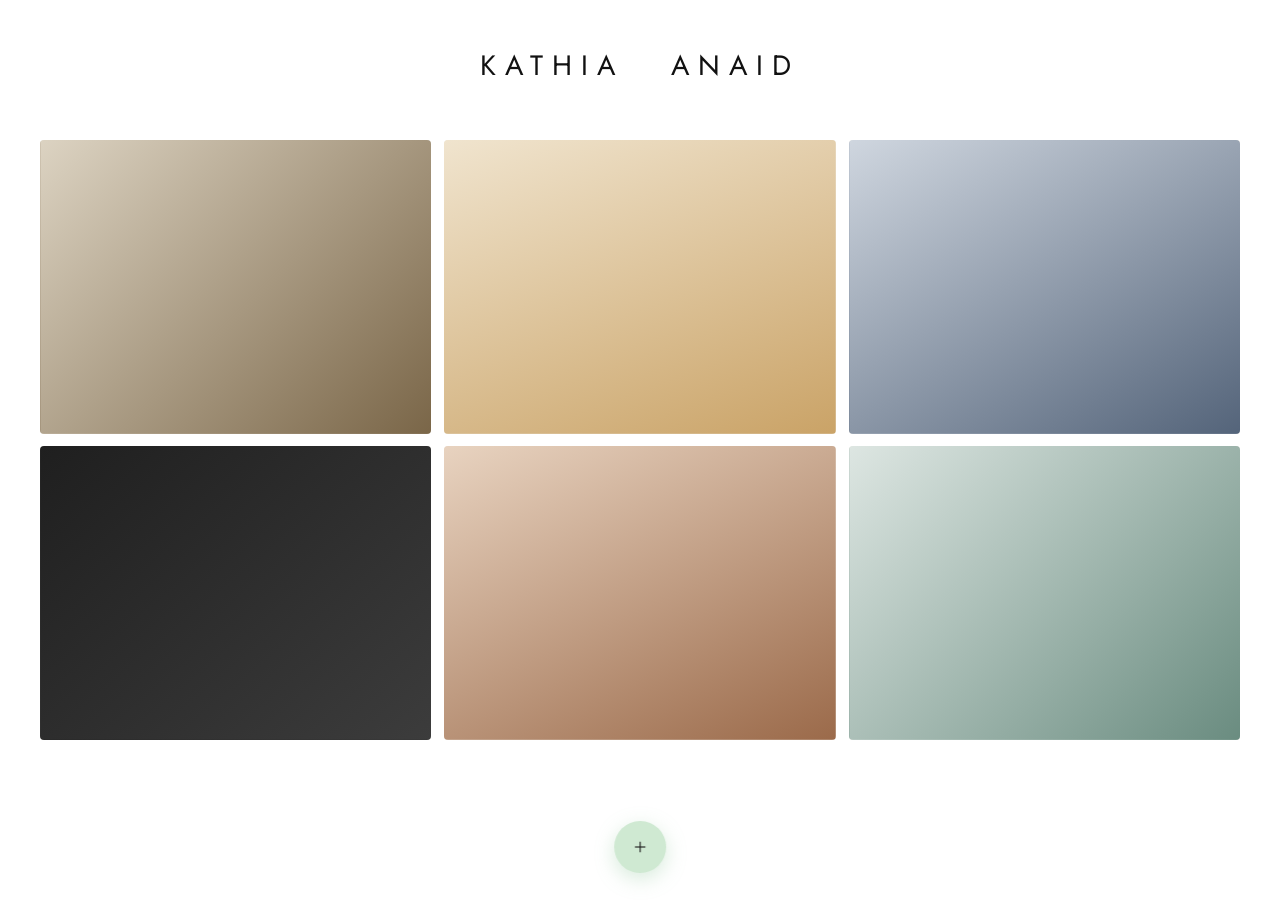
<file: Projects.html>
<!doctype html>
<html lang="en">
<head>
  <meta charset="utf-8" />
  <meta name="viewport" content="width=device-width, initial-scale=1" />
  <title>Projects — Kathia Anaid</title>
  <meta name="description" content="Selected projects — Designer." />
  <link rel="preconnect" href="https://fonts.googleapis.com" />
  <link rel="preconnect" href="https://fonts.gstatic.com" crossorigin />
  <link href="https://fonts.googleapis.com/css2?family=Jost:wght@300;400;500&display=swap" rel="stylesheet" />
  <style>
    /* ---------- Reset ---------- */
    *, *::before, *::after { box-sizing: border-box; }
    html, body { margin: 0; padding: 0; }
    img, svg { display: block; max-width: 100%; height: auto; }
    a { color: inherit; text-decoration: none; }
    button { font: inherit; background: none; border: none; cursor: pointer; padding: 0; color: inherit; }

    /* ---------- Tokens ---------- */
    :root {
      --bg: #ffffff;
      --ink: #111111;
      --muted: #6f6f6f;
      --rule: #ededed;
      --mint: #cfe9d2;
      --mint-strong: #b9dfbe;
      --sans: "Jost", system-ui, -apple-system, "Segoe UI", Roboto, sans-serif;
      --pad: clamp(20px, 4vw, 40px);
    }

    body {
      background: var(--bg);
      color: var(--ink);
      font-family: var(--sans);
      font-weight: 300;
      font-size: 15px;
      line-height: 1.6;
      -webkit-font-smoothing: antialiased;
      -moz-osx-font-smoothing: grayscale;
    }

    /* ---------- Header (same wordmark as home) ---------- */
    .site-header {
      padding: clamp(28px, 4vw, 44px) var(--pad) clamp(28px, 4vw, 56px);
      display: flex; justify-content: center; align-items: center;
    }
    .wordmark {
      font-weight: 400;
      font-size: clamp(20px, 2.4vw, 28px);
      letter-spacing: 0.32em;
      text-transform: uppercase;
      display: flex;
      gap: clamp(24px, 4vw, 48px);
      margin: 0;
    }

    /* ---------- Grid of project tiles ---------- */
    .grid {
      max-width: 1400px;
      margin: 0 auto;
      padding: 0 var(--pad) clamp(120px, 14vh, 180px);
      display: grid;
      grid-template-columns: repeat(3, 1fr);
      gap: clamp(8px, 1vw, 16px);
    }

    .tile {
      position: relative;
      aspect-ratio: 4 / 3;
      overflow: hidden;
      background: #efece5;
      cursor: pointer;
      outline: none;
      border-radius: 4px;
    }
    .tile-img {
      position: absolute; inset: 0;
      background-size: cover;
      background-position: center;
      transform: scale(1);
      transition: transform .9s cubic-bezier(.22,.61,.36,1), filter .4s ease;
    }
    .tile:hover .tile-img,
    .tile:focus-visible .tile-img {
      transform: scale(1.04);
      filter: brightness(.78);
    }

    .tile-overlay {
      position: absolute;
      inset: 0;
      display: flex;
      flex-direction: column;
      justify-content: flex-end;
      padding: clamp(20px, 2.4vw, 32px);
      color: #fff;
      opacity: 0;
      transform: translateY(8px);
      transition: opacity .35s ease, transform .35s ease;
      pointer-events: none;
    }
    .tile:hover .tile-overlay,
    .tile:focus-visible .tile-overlay {
      opacity: 1;
      transform: translateY(0);
    }
    .tile-overlay .num {
      font-size: 11px;
      letter-spacing: 0.24em;
      text-transform: uppercase;
      opacity: .85;
      margin: 0 0 6px;
    }
    .tile-overlay h3 {
      font-weight: 400;
      font-size: clamp(18px, 1.6vw, 24px);
      letter-spacing: 0.04em;
      margin: 0 0 4px;
    }
    .tile-overlay .tag {
      font-size: 12px;
      letter-spacing: 0.06em;
      opacity: .9;
      margin: 0;
    }

    .tile:focus-visible {
      outline: 2px solid var(--mint-strong);
      outline-offset: 4px;
    }

    /* placeholder gradients (swap for real images via inline style or .tile-img bg) */
    .ph-1 { background-image: linear-gradient(135deg,#dcd3c2,#7a6648); }
    .ph-2 { background-image: linear-gradient(160deg,#f0e4ce,#caa367); }
    .ph-3 { background-image: linear-gradient(150deg,#cfd6df,#54647a); }
    .ph-4 { background-image: linear-gradient(140deg,#1f1f1f,#3c3c3c); }
    .ph-5 { background-image: linear-gradient(155deg,#e8d3c0,#9b6a4a); }
    .ph-6 { background-image: linear-gradient(135deg,#dde6e2,#6a8c80); }

    /* ---------- Floating bottom nav (same as home) ---------- */
    .floating-nav {
      position: fixed;
      bottom: clamp(20px, 3vh, 32px);
      left: 50%;
      transform: translateX(-50%);
      z-index: 30;
      display: flex;
      align-items: center;
      gap: clamp(10px, 1.4vw, 18px);
      flex-wrap: wrap;
      justify-content: center;
    }
    .pill {
      border: 1px solid #d8d8d8;
      background: rgba(255,255,255,.92);
      backdrop-filter: blur(8px);
      border-radius: 999px;
      padding: 14px clamp(20px, 2.4vw, 32px);
      font-size: 12px;
      letter-spacing: 0.22em;
      text-transform: uppercase;
      color: var(--ink);
      transition: opacity .3s ease, transform .3s ease, background .2s ease, border-color .2s ease;
      white-space: nowrap;
    }
    .pill:hover { background: #fafafa; border-color: #c4c4c4; transform: translateY(-1px); }

    .toggle {
      width: 52px; height: 52px;
      border-radius: 999px;
      background: var(--mint);
      display: inline-flex;
      align-items: center;
      justify-content: center;
      transition: background .25s ease, transform .25s ease, box-shadow .25s ease, width .25s ease, height .25s ease;
      flex-shrink: 0;
      box-shadow: 0 6px 20px rgba(143, 199, 154, .35);
    }
    .toggle:hover { background: var(--mint-strong); transform: rotate(90deg); }
    .toggle svg { width: 18px; height: 18px; stroke: #1d1d1d; stroke-width: 1.5; fill: none; }

    body[data-nav="expanded"] .toggle { width: 44px; height: 44px; box-shadow: 0 4px 12px rgba(143,199,154,.3); }
    body[data-nav="expanded"] .toggle svg { width: 16px; height: 16px; }

    body[data-nav="collapsed"] .pill {
      opacity: 0;
      transform: translateY(8px);
      pointer-events: none;
      width: 0;
      padding: 0;
      border: 0;
      margin: 0;
      overflow: hidden;
      white-space: nowrap;
    }
    body[data-nav="collapsed"] .toggle .x { display: none; }
    body[data-nav="expanded"]  .toggle .plus { display: none; }

    ::selection { background: var(--mint); color: var(--ink); }

    /* ---------- Responsive ---------- */
    @media (max-width: 900px) {
      .grid { grid-template-columns: repeat(2, 1fr); }
    }
    @media (max-width: 540px) {
      .grid { grid-template-columns: 1fr; }
      .wordmark { letter-spacing: 0.24em; gap: 18px; }
    }
  </style>
</head>
<body data-nav="collapsed">

  <header class="site-header">
    <a href="index.html" aria-label="Home">
      <h1 class="wordmark">
        <span>Kathia</span>
        <span>Anaid</span>
      </h1>
    </a>
  </header>

  <main>
    <section class="grid" aria-label="Selected projects">

      <a class="tile" href="#" aria-label="Editorial Series — view project">
        <div class="tile-img ph-1" aria-hidden="true"></div>
        <div class="tile-overlay">
          <p class="num">01</p>
          <h3>POGO</h3>
          <p class="tag">Branding · Website · 2025</p>
        </div>
      </a>

      <a class="tile" href="#" aria-label="Quiet Hours — view project">
        <div class="tile-img ph-2" aria-hidden="true"></div>
        <div class="tile-overlay">
          <p class="num">02</p>
          <h3>Toku</h3>
          <p class="tag">Product Design</p>
        </div>
      </a>

      <a class="tile" href="#" aria-label="Iridescent Studies — view project">
        <div class="tile-img ph-3" aria-hidden="true"></div>
        <div class="tile-overlay">
          <p class="num">03</p>
          <h3>AI Work</h3>
          <p class="tag">AI Work</p>
        </div>
      </a>

      <a class="tile" href="#" aria-label="Coastal Notes — view project">
        <div class="tile-img ph-4" aria-hidden="true"></div>
        <div class="tile-overlay">
          <p class="num">04</p>
          <h3>Marketing</h3>
          <p class="tag">Digital · Web Design</p>
        </div>
      </a>

      <a class="tile" href="#" aria-label="Field Marks — view project">
        <div class="tile-img ph-5" aria-hidden="true"></div>
        <div class="tile-overlay">
          <p class="num">05</p>
          <h3>PIQUE NIQUE</h3>
          <p class="tag">Identity · Packaging · Web Design</p>
        </div>
      </a>

      <a class="tile" href="#" aria-label="Hometide — view project">
        <div class="tile-img ph-6" aria-hidden="true"></div>
        <div class="tile-overlay">
          <p class="num">06</p>
          <h3>Hometide</h3>
          <p class="tag">Brand · Web · 2023</p>
        </div>
      </a>

    </section>
  </main>

  <!-- Floating bottom nav -->
  <nav class="floating-nav" aria-label="Sections">
    <a class="pill" href="index.html">Home</a>
    <a class="pill" href="index.html#about">About</a>
    <button class="toggle" type="button" aria-label="Open menu" aria-expanded="false">
      <svg class="x" viewBox="0 0 24 24" aria-hidden="true"><line x1="6" y1="6" x2="18" y2="18"/><line x1="18" y1="6" x2="6" y2="18"/></svg>
      <svg class="plus" viewBox="0 0 24 24" aria-hidden="true"><line x1="12" y1="5" x2="12" y2="19"/><line x1="5" y1="12" x2="19" y2="12"/></svg>
    </button>
    <a class="pill" href="mailto:kathiaawork@gmail.com">Contact</a>
    <a class="pill" href="https://www.instagram.com/studionotes_?igsh=MTlxcDAxN3llYzBvMw%3D%3D" target="_blank" rel="noopener">Instagram</a>
  </nav>

  <script>
    const body = document.body;
    const toggle = document.querySelector('.toggle');
    toggle.addEventListener('click', () => {
      const expanded = body.dataset.nav === 'expanded';
      body.dataset.nav = expanded ? 'collapsed' : 'expanded';
      toggle.setAttribute('aria-expanded', String(!expanded));
      toggle.setAttribute('aria-label', expanded ? 'Open menu' : 'Close menu');
    });
  </script>
</body>
</html>
</file>
<file: redesign.css>
/* ============================================================
   PORT_26 redesign overrides — link this AFTER each page's own
   styles:  <link rel="stylesheet" href="redesign.css" />
   Applies the new typography (Libertinus Serif / Helvetica Neue /
   Host Grotesk) and removes the mint accent, site-wide.
   ============================================================ */
@import url("https://fonts.googleapis.com/css2?family=Libertinus+Serif:ital@0;1&family=Host+Grotesk:wght@500&display=swap");

:root {
  --mint: #f2f2f0;          /* neutralized accent */
  --mint-strong: #e5e5e2;
  --serif: "Libertinus Serif", "Times New Roman", Georgia, serif;
  --helv: "Helvetica Neue", "Host Grotesk", Arial, sans-serif;
  --grot: "Host Grotesk", "Helvetica Neue", Arial, sans-serif;
}

/* Base typography */
body,
p, li, blockquote, figcaption, td, th {
  font-family: var(--serif) !important;
}
h1, h2, h3, h4, h5, h6 {
  font-family: var(--serif) !important;
  font-weight: 400;
}

/* Wordmark: KATHIA (Helvetica Neue) + ANAID (Host Grotesk) */
.wordmark {
  font-weight: 500 !important;
  letter-spacing: 0.02em !important;
}
.wordmark span:first-child { font-family: var(--helv) !important; }
.wordmark span:last-child  { font-family: var(--grot) !important; }

/* Nav pills — minimal, square, black rule */
.pill {
  font-family: var(--serif) !important;
  border-radius: 0 !important;
  border-color: #111 !important;
  background: #fff !important;
  letter-spacing: 0.12em !important;
}
.pill:hover {
  background: #f6f6f4 !important;
  font-style: italic;
  transform: none !important;
}

/* Menu toggle — no mint, thin black circle */
.toggle {
  background: #fff !important;
  border: 1px solid #111 !important;
  box-shadow: none !important;
}
.toggle:hover { background: #f2f2f0 !important; }
.toggle svg { stroke: #111 !important; }

/* Panels / close buttons */
.panel { border-radius: 0 !important; }
.panel-close { border-radius: 0 !important; }
.panel-close:hover { background: #f2f2f0 !important; }

::selection { background: #e9e9e6 !important; color: #111 !important; }

/* Case pages: hide the old floating pill menu entirely */
.floating-nav { display: none !important; }

/* Case pages: fixed HOME link, top-left */
.home-link {
  position: fixed;
  top: clamp(28px, 4vw, 44px);
  left: clamp(20px, 5vw, 60px);
  z-index: 200;
  font-family: var(--serif) !important;
  font-size: clamp(15px, 1.15vw, 22px);
  letter-spacing: 0.08em;
  color: #111;
}
.home-link:hover { font-style: italic; }
</file>
